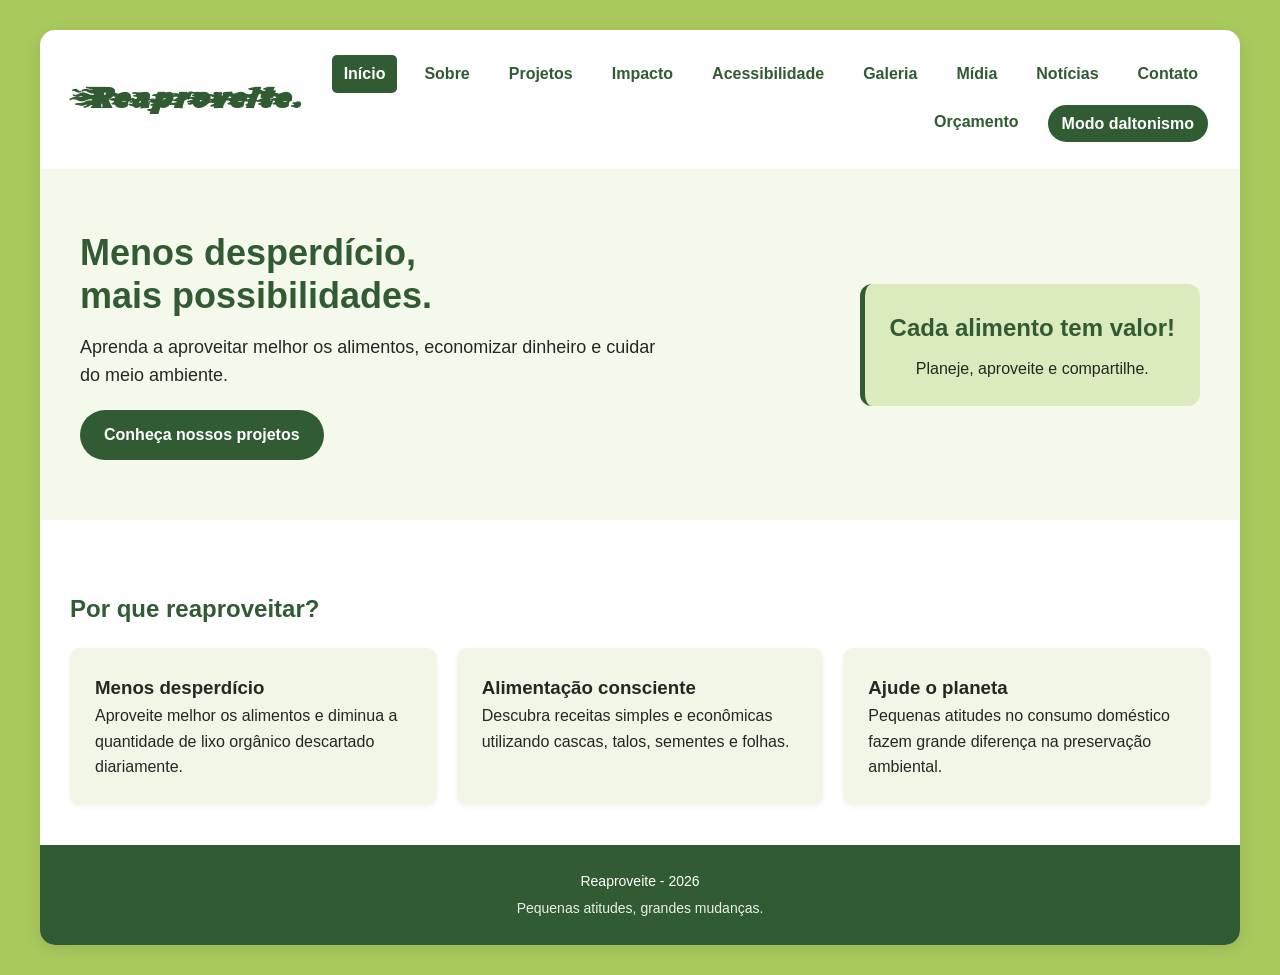
<file: index.html>
<!DOCTYPE html>
<html lang="pt-BR">
<head>
    <meta charset="UTF-8">
    <meta name="viewport" content="width=device-width, initial-scale=1.0">
    <meta name="description" content="Portal Reaproveite - Promoção do aproveitamento integral de alimentos, sustentabilidade e combate ao desperdício.">
    <title>Início | Reaproveite</title>
    <link rel="stylesheet" href="css/style.css">
</head>
<body>
    <div class="pagina">
        <header class="cabecalho">
            <h2><a href="index.html" class="logo">Reaproveite.</a></h2>
            <button class="menu-toggle" type="button" aria-expanded="false" aria-controls="menu-principal">Menu</button>
            <nav id="menu-principal" class="menu" aria-label="Menu principal">
                <a href="index.html" aria-current="page">Início</a>
                <a href="sobre.html">Sobre</a>
                <a href="projetos.html">Projetos</a>
                <a href="impacto.html">Impacto</a>
                <a href="acessibilidade.html">Acessibilidade</a>
                <a href="galeria.html">Galeria</a>
                <a href="midia.html">Mídia</a>
                <a href="noticias.html">Notícias</a>
                <a href="contato.html">Contato</a>
                <a href="orcamento_hospedagem.html">Orçamento</a>
                <button type="button" class="alternar-daltonismo" aria-pressed="false">Modo daltonismo</button>
            </nav>
        </header>

        <main>
            <section class="destaque">
                <div class="apresentacao">
                    <h1>Menos desperdício,<br>mais possibilidades.</h1>
                    <p>Aprenda a aproveitar melhor os alimentos, economizar dinheiro e cuidar do meio ambiente.</p>
                    <a href="projetos.html" class="botao">Conheça nossos projetos</a>
                </div>
                <div class="mensagem">
                    <h2>Cada alimento tem valor!</h2>
                    <p>Planeje, aproveite e compartilhe.</p>
                </div>
            </section>

            <section class="beneficios">
                <h2>Por que reaproveitar?</h2>
                <div class="cartoes">
                    <article class="cartao">
                        <h3>Menos desperdício</h3>
                        <p>Aproveite melhor os alimentos e diminua a quantidade de lixo orgânico descartado diariamente.</p>
                    </article>
                    <article class="cartao">
                        <h3>Alimentação consciente</h3>
                        <p>Descubra receitas simples e econômicas utilizando cascas, talos, sementes e folhas.</p>
                    </article>
                    <article class="cartao">
                        <h3>Ajude o planeta</h3>
                        <p>Pequenas atitudes no consumo doméstico fazem grande diferença na preservação ambiental.</p>
                    </article>
                </div>
            </section>
        </main>

        <footer class="rodape">
            <p>Reaproveite - 2026</p>
            <p>Pequenas atitudes, grandes mudanças.</p>
        </footer>
    </div>
    <script src="js/menu.js" defer></script>
    <script src="js/daltonismo.js" defer></script>
</body>
</html>
</file>
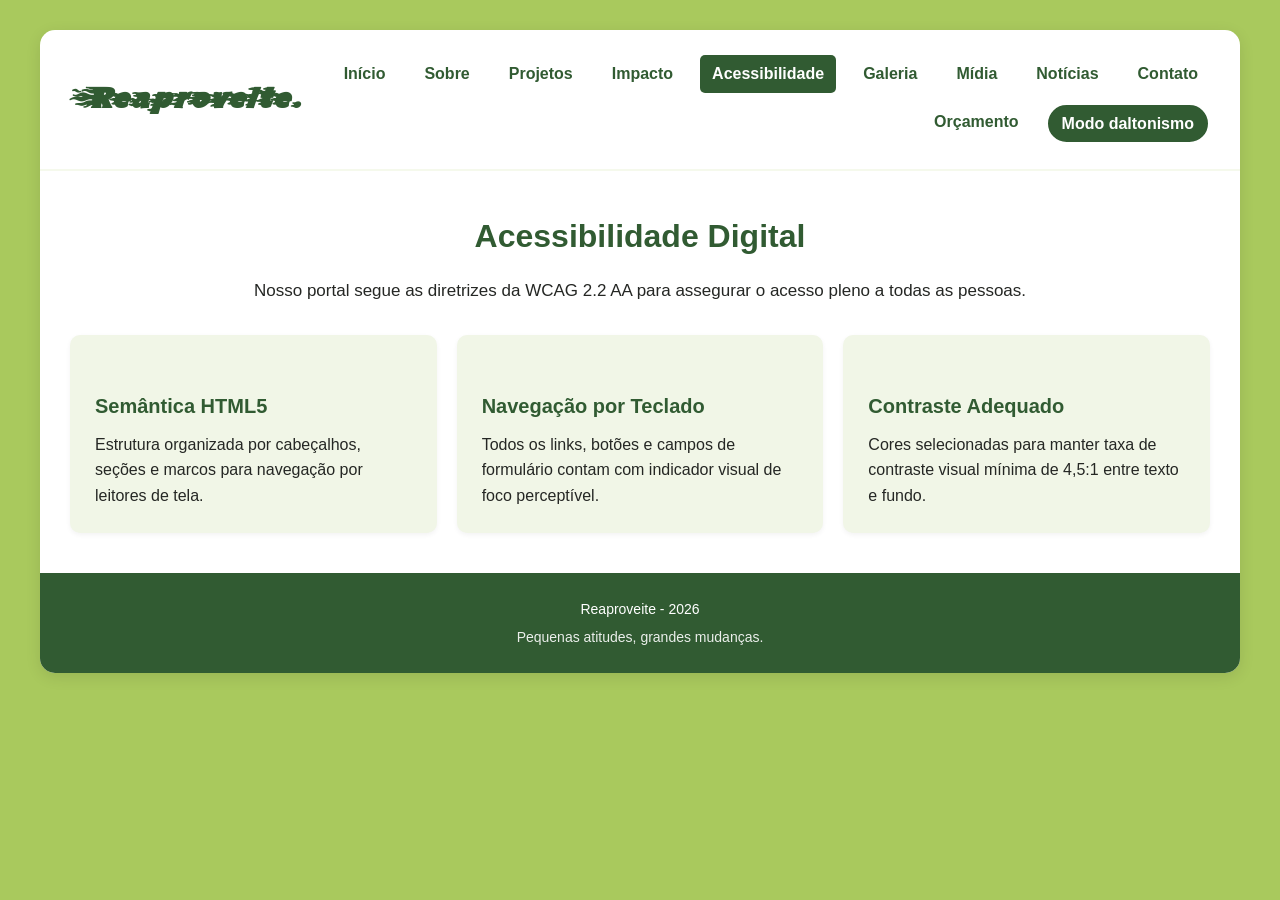
<file: acessibilidade.html>
<!DOCTYPE html>
<html lang="pt-BR">
<head>
    <meta charset="UTF-8">
    <meta name="viewport" content="width=device-width, initial-scale=1.0">
    <meta name="description" content="Recursos de acessibilidade digital implementados no portal Reaproveite.">
    <title>Acessibilidade | Reaproveite</title>
    <link rel="stylesheet" href="css/style.css">
</head>
<body>
    <div class="pagina">
        <header class="cabecalho">
            <h2><a href="index.html" class="logo">Reaproveite.</a></h2>
            <button class="menu-toggle" type="button" aria-expanded="false" aria-controls="menu-principal">Menu</button>
            <nav id="menu-principal" class="menu" aria-label="Menu principal">
                <a href="index.html">Início</a>
                <a href="sobre.html">Sobre</a>
                <a href="projetos.html">Projetos</a>
                <a href="impacto.html">Impacto</a>
                <a href="acessibilidade.html" aria-current="page">Acessibilidade</a>
                <a href="galeria.html">Galeria</a>
                <a href="midia.html">Mídia</a>
                <a href="noticias.html">Notícias</a>
                <a href="contato.html">Contato</a>
                <a href="orcamento_hospedagem.html">Orçamento</a>
                <button type="button" class="alternar-daltonismo" aria-pressed="false">Modo daltonismo</button>
            </nav>
        </header>

        <main>
            <section class="beneficios">
                <h1>Acessibilidade Digital</h1>
                <p>Nosso portal segue as diretrizes da WCAG 2.2 AA para assegurar o acesso pleno a todas as pessoas.</p>

                <div class="cartoes">
                    <article class="cartao">
                        <h2>Semântica HTML5</h2>
                        <p>Estrutura organizada por cabeçalhos, seções e marcos para navegação por leitores de tela.</p>
                    </article>
                    <article class="cartao">
                        <h2>Navegação por Teclado</h2>
                        <p>Todos os links, botões e campos de formulário contam com indicador visual de foco perceptível.</p>
                    </article>
                    <article class="cartao">
                        <h2>Contraste Adequado</h2>
                        <p>Cores selecionadas para manter taxa de contraste visual mínima de 4,5:1 entre texto e fundo.</p>
                    </article>
                </div>
            </section>
        </main>

        <footer class="rodape">
            <p>Reaproveite - 2026</p>
            <p>Pequenas atitudes, grandes mudanças.</p>
        </footer>
    </div>
    <script src="js/menu.js" defer></script>
    <script src="js/daltonismo.js" defer></script>
</body>
</html>
</file>
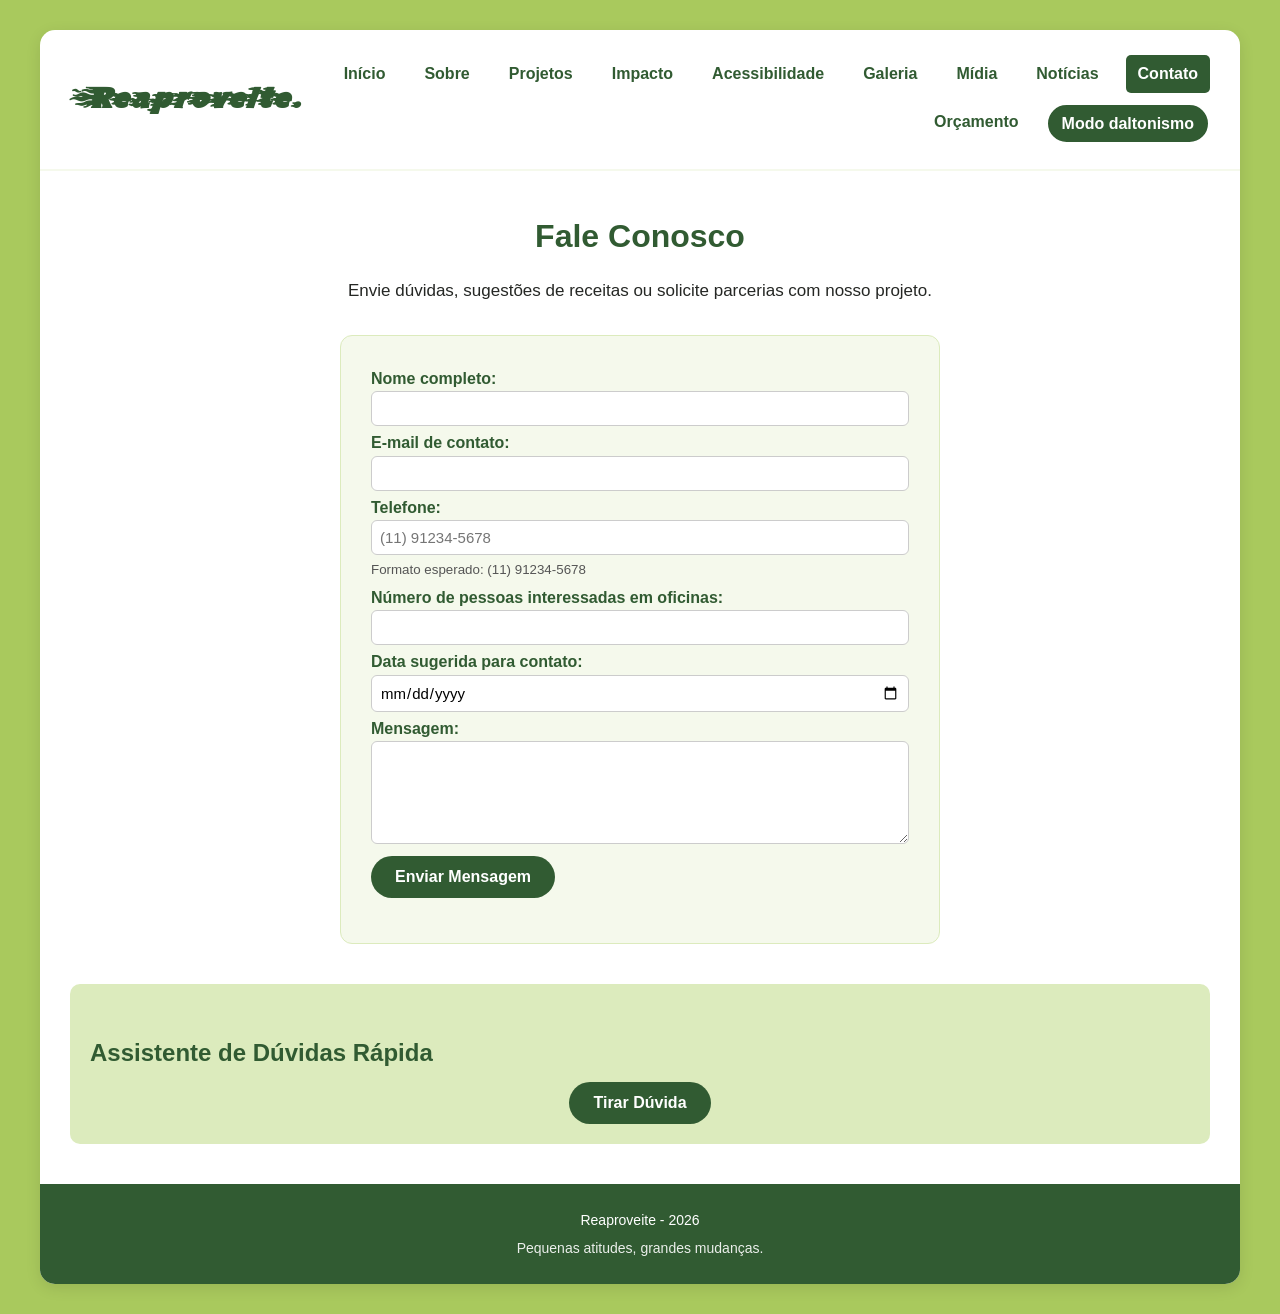
<file: contato.html>
<!DOCTYPE html>
<html lang="pt-BR">
<head>
    <meta charset="UTF-8">
    <meta name="viewport" content="width=device-width, initial-scale=1.0">
    <meta name="description" content="Fale com a equipe do Reaproveite e tire dúvidas com o nosso assistente virtual.">
    <title>Contato | Reaproveite</title>
    <link rel="stylesheet" href="css/style.css">
</head>
<body>
    <div class="pagina">
        <header class="cabecalho">
            <h2><a href="index.html" class="logo">Reaproveite.</a></h2>
            <button class="menu-toggle" type="button" aria-expanded="false" aria-controls="menu-principal">Menu</button>
            <nav id="menu-principal" class="menu" aria-label="Menu principal">
                <a href="index.html">Início</a>
                <a href="sobre.html">Sobre</a>
                <a href="projetos.html">Projetos</a>
                <a href="impacto.html">Impacto</a>
                <a href="acessibilidade.html">Acessibilidade</a>
                <a href="galeria.html">Galeria</a>
                <a href="midia.html">Mídia</a>
                <a href="noticias.html">Notícias</a>
                <a href="contato.html" aria-current="page">Contato</a>
                <a href="orcamento_hospedagem.html">Orçamento</a>
                <button type="button" class="alternar-daltonismo" aria-pressed="false">Modo daltonismo</button>
            </nav>
        </header>

        <main>
            <section class="beneficios">
                <h1>Fale Conosco</h1>
                <p>Envie dúvidas, sugestões de receitas ou solicite parcerias com nosso projeto.</p>

                <form id="form-contato" action="#" method="post" novalidate style="max-width: 600px; margin: auto; text-align: left;">
                    <p>
                        <label for="nome">Nome completo:</label><br>
                        <input type="text" id="nome" name="nome" required autocomplete="name" aria-describedby="erro-nome" style="width: 100%; padding: 8px;">
                        <small id="erro-nome" class="erro" aria-live="polite"></small>
                    </p>
                    <p>
                        <label for="email">E-mail de contato:</label><br>
                        <input type="email" id="email" name="email" required autocomplete="email" aria-describedby="erro-email" style="width: 100%; padding: 8px;">
                        <small id="erro-email" class="erro" aria-live="polite"></small>
                    </p>
                    <p>
                        <label for="tel">Telefone:</label><br>
                        <input type="tel" id="tel" name="tel" required pattern="\(\d{2}\) \d{4,5}-\d{4}" autocomplete="tel" aria-describedby="dica-tel erro-tel" placeholder="(11) 91234-5678" style="width: 100%; padding: 8px;">
                        <small id="dica-tel">Formato esperado: (11) 91234-5678</small>
                        <small id="erro-tel" class="erro" aria-live="polite"></small>
                    </p>
                    <p>
                        <label for="pessoas">Número de pessoas interessadas em oficinas:</label><br>
                        <input type="number" id="pessoas" name="pessoas" required min="1" max="50" step="1" aria-describedby="erro-pessoas" style="width: 100%; padding: 8px;">
                        <small id="erro-pessoas" class="erro" aria-live="polite"></small>
                    </p>
                    <p>
                        <label for="data">Data sugerida para contato:</label><br>
                        <input type="date" id="data" name="data" required aria-describedby="erro-data" style="width: 100%; padding: 8px;">
                        <small id="erro-data" class="erro" aria-live="polite"></small>
                    </p>
                    <p>
                        <label for="mensagem">Mensagem:</label><br>
                        <textarea id="mensagem" name="mensagem" rows="5" required minlength="10" aria-describedby="erro-mensagem" style="width: 100%; padding: 8px;"></textarea>
                        <small id="erro-mensagem" class="erro" aria-live="polite"></small>
                    </p>
                    <p>
                        <button type="submit" class="botao">Enviar Mensagem</button>
                    </p>
                    <p id="status-form" class="status" role="status"></p>
                </form>

                <!-- Assistente FAQ do Site -->
                <div style="margin-top: 40px; padding: 20px; background-color: #dcebbd; border-radius: 10px;">
                    <h2>Assistente de Dúvidas Rápida</h2>
                    <button type="button" id="abrir" aria-expanded="false" aria-controls="bot" class="botao">Tirar Dúvida</button>

                    <section id="bot" hidden aria-label="Assistente virtual" style="margin-top: 15px;">
                        <div id="chat" aria-live="polite" style="padding: 10px; background: white; border-radius: 5px; margin-bottom: 10px;">
                            Digite palavras como "receita", "doar" ou "oficina".
                        </div>
                        <label for="perg">Digite sua pergunta:</label>
                        <input id="perg" type="text" style="padding: 8px;">
                        <button type="button" id="enviar" class="botao">Buscar</button>
                    </section>
                </div>
            </section>
        </main>

        <footer class="rodape">
            <p>Reaproveite - 2026</p>
            <p>Pequenas atitudes, grandes mudanças.</p>
        </footer>
    </div>

    <script src="js/contato.js" defer></script>
    <script src="js/menu.js" defer></script>
    <script src="js/daltonismo.js" defer></script>
</body>
</html>
</file>
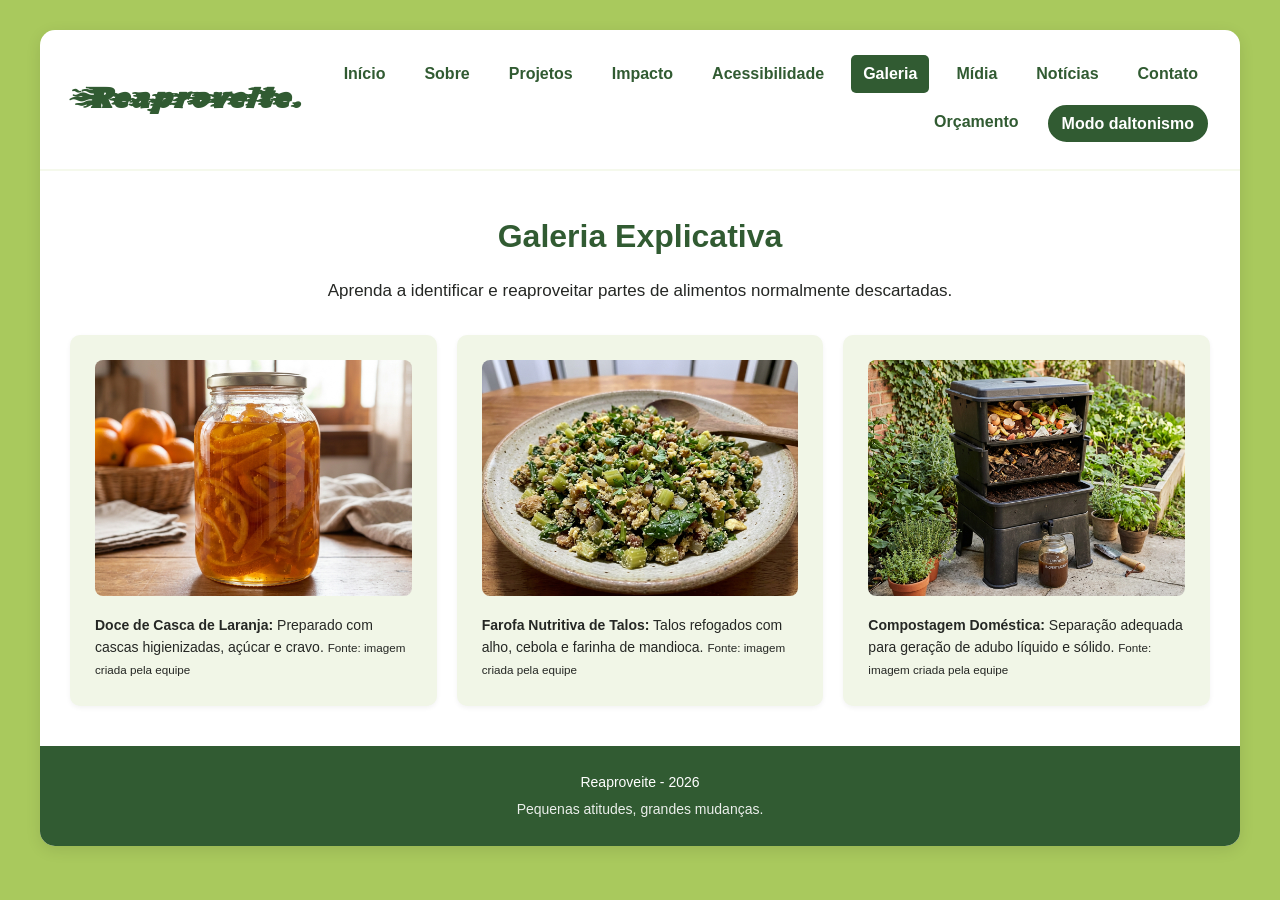
<file: galeria.html>
<!DOCTYPE html>
<html lang="pt-BR">
<head>
    <meta charset="UTF-8">
    <meta name="viewport" content="width=device-width, initial-scale=1.0">
    <meta name="description" content="Galeria de imagens explicativas de receitas sustentáveis e conservação de alimentos.">
    <title>Galeria | Reaproveite</title>
    <link rel="stylesheet" href="css/style.css">
</head>
<body>
    <div class="pagina">
        <header class="cabecalho">
            <h2><a href="index.html" class="logo">Reaproveite.</a></h2>
            <button class="menu-toggle" type="button" aria-expanded="false" aria-controls="menu-principal">Menu</button>
            <nav id="menu-principal" class="menu" aria-label="Menu principal">
                <a href="index.html">Início</a>
                <a href="sobre.html">Sobre</a>
                <a href="projetos.html">Projetos</a>
                <a href="impacto.html">Impacto</a>
                <a href="acessibilidade.html">Acessibilidade</a>
                <a href="galeria.html" aria-current="page">Galeria</a>
                <a href="midia.html">Mídia</a>
                <a href="noticias.html">Notícias</a>
                <a href="contato.html">Contato</a>
                <a href="orcamento_hospedagem.html">Orçamento</a>
                <button type="button" class="alternar-daltonismo" aria-pressed="false">Modo daltonismo</button>
            </nav>
        </header>

        <main>
            <section class="beneficios">
                <h1>Galeria Explicativa</h1>
                <p>Aprenda a identificar e reaproveitar partes de alimentos normalmente descartadas.</p>

                <div class="cartoes">
                    <article class="cartao">
                        <figure>
                            <img src="img/doce-casca-laranja.jpg" alt="Pote de vidro contendo Doce em calda feito com cascas de laranja fatiadas." style="width:100%; border-radius:8px;">
                            <figcaption><strong>Doce de Casca de Laranja:</strong> Preparado com cascas higienizadas, açúcar e cravo. <small>Fonte: imagem criada pela equipe</small></figcaption>
                        </figure>
                    </article>
                    <article class="cartao">
                        <figure>
                            <img src="img/farofa-talos.jpg" alt="Prato com farofa temperada de talos de couve e espinafre picados." style="width:100%; border-radius:8px;">
                            <figcaption><strong>Farofa Nutritiva de Talos:</strong> Talos refogados com alho, cebola e farinha de mandioca. <small>Fonte: imagem criada pela equipe</small></figcaption>
                        </figure>
                    </article>
                    <article class="cartao">
                        <figure>
                            <img src="img/compostagem.jpg" alt="Composteira doméstica de três andares com biofertilizante." style="width:100%; border-radius:8px;">
                            <figcaption><strong>Compostagem Doméstica:</strong> Separação adequada para geração de adubo líquido e sólido. <small>Fonte: imagem criada pela equipe</small></figcaption>
                        </figure>
                    </article>
                </div>
            </section>
        </main>

        <footer class="rodape">
            <p>Reaproveite - 2026</p>
            <p>Pequenas atitudes, grandes mudanças.</p>
        </footer>
    </div>
    <script src="js/menu.js" defer></script>
    <script src="js/daltonismo.js" defer></script>
</body>
</html>
</file>
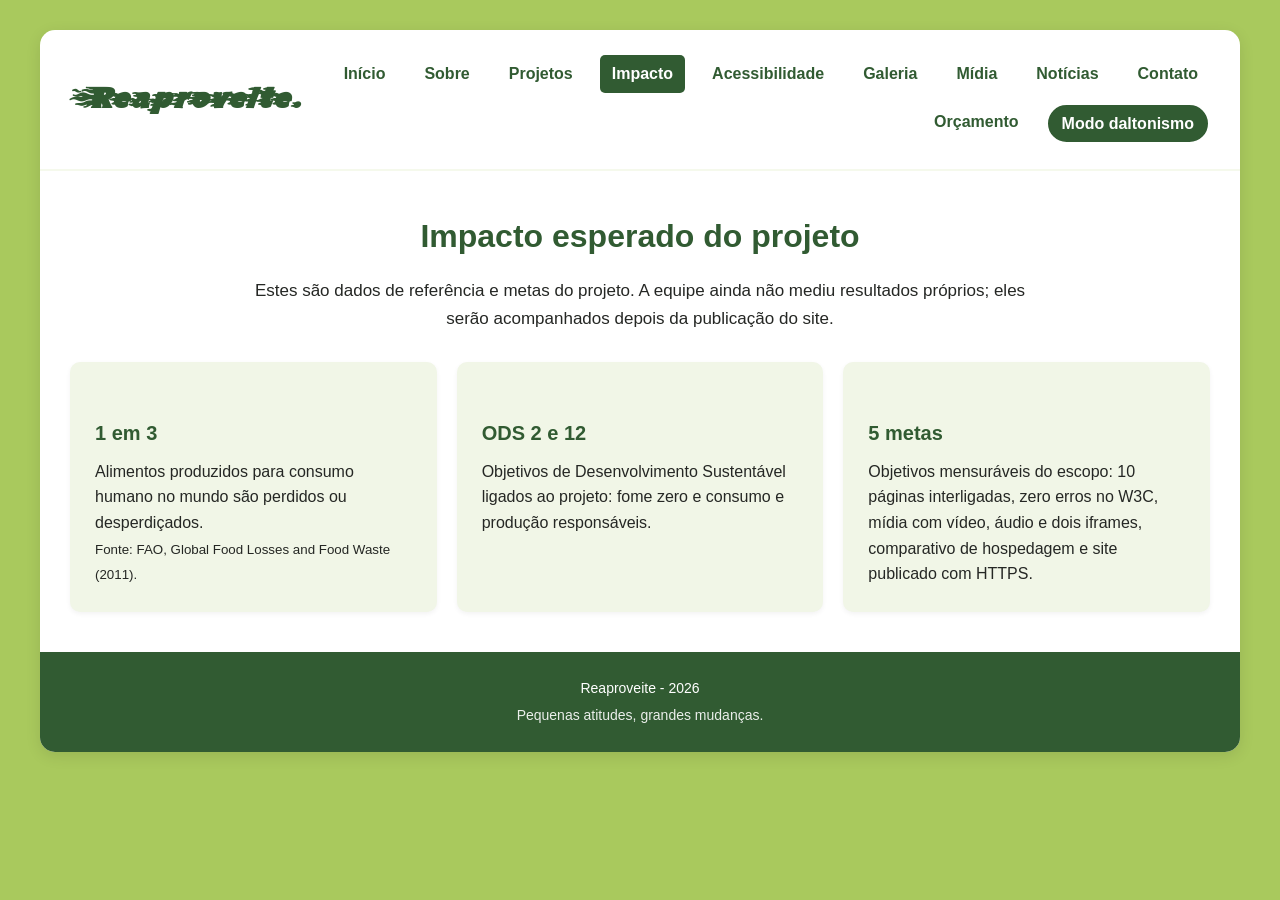
<file: impacto.html>
<!DOCTYPE html>
<html lang="pt-BR">
<head>
    <meta charset="UTF-8">
    <meta name="viewport" content="width=device-width, initial-scale=1.0">
    <meta name="description" content="Dados de impacto socioambiental do projeto Reaproveite.">
    <title>Impacto | Reaproveite</title>
    <link rel="stylesheet" href="css/style.css">
</head>
<body>
    <div class="pagina">
        <header class="cabecalho">
            <h2><a href="index.html" class="logo">Reaproveite.</a></h2>
            <button class="menu-toggle" type="button" aria-expanded="false" aria-controls="menu-principal">Menu</button>
            <nav id="menu-principal" class="menu" aria-label="Menu principal">
                <a href="index.html">Início</a>
                <a href="sobre.html">Sobre</a>
                <a href="projetos.html">Projetos</a>
                <a href="impacto.html" aria-current="page">Impacto</a>
                <a href="acessibilidade.html">Acessibilidade</a>
                <a href="galeria.html">Galeria</a>
                <a href="midia.html">Mídia</a>
                <a href="noticias.html">Notícias</a>
                <a href="contato.html">Contato</a>
                <a href="orcamento_hospedagem.html">Orçamento</a>
                <button type="button" class="alternar-daltonismo" aria-pressed="false">Modo daltonismo</button>
            </nav>
        </header>

        <main>
            <section class="beneficios">
                <h1>Impacto esperado do projeto</h1>
                <p>Estes são dados de referência e metas do projeto. A equipe ainda não mediu resultados próprios; eles serão acompanhados depois da publicação do site.</p>

                <div class="cartoes">
                    <article class="cartao">
                        <h2>1 em 3</h2>
                        <p>Alimentos produzidos para consumo humano no mundo são perdidos ou desperdiçados.</p>
                        <p><small>Fonte: FAO, Global Food Losses and Food Waste (2011).</small></p>
                    </article>
                    <article class="cartao">
                        <h2>ODS 2 e 12</h2>
                        <p>Objetivos de Desenvolvimento Sustentável ligados ao projeto: fome zero e consumo e produção responsáveis.</p>
                    </article>
                    <article class="cartao">
                        <h2>5 metas</h2>
                        <p>Objetivos mensuráveis do escopo: 10 páginas interligadas, zero erros no W3C, mídia com vídeo, áudio e dois iframes, comparativo de hospedagem e site publicado com HTTPS.</p>
                    </article>
                </div>
            </section>
        </main>

        <footer class="rodape">
            <p>Reaproveite - 2026</p>
            <p>Pequenas atitudes, grandes mudanças.</p>
        </footer>
    </div>
    <script src="js/menu.js" defer></script>
    <script src="js/daltonismo.js" defer></script>
</body>
</html>
</file>
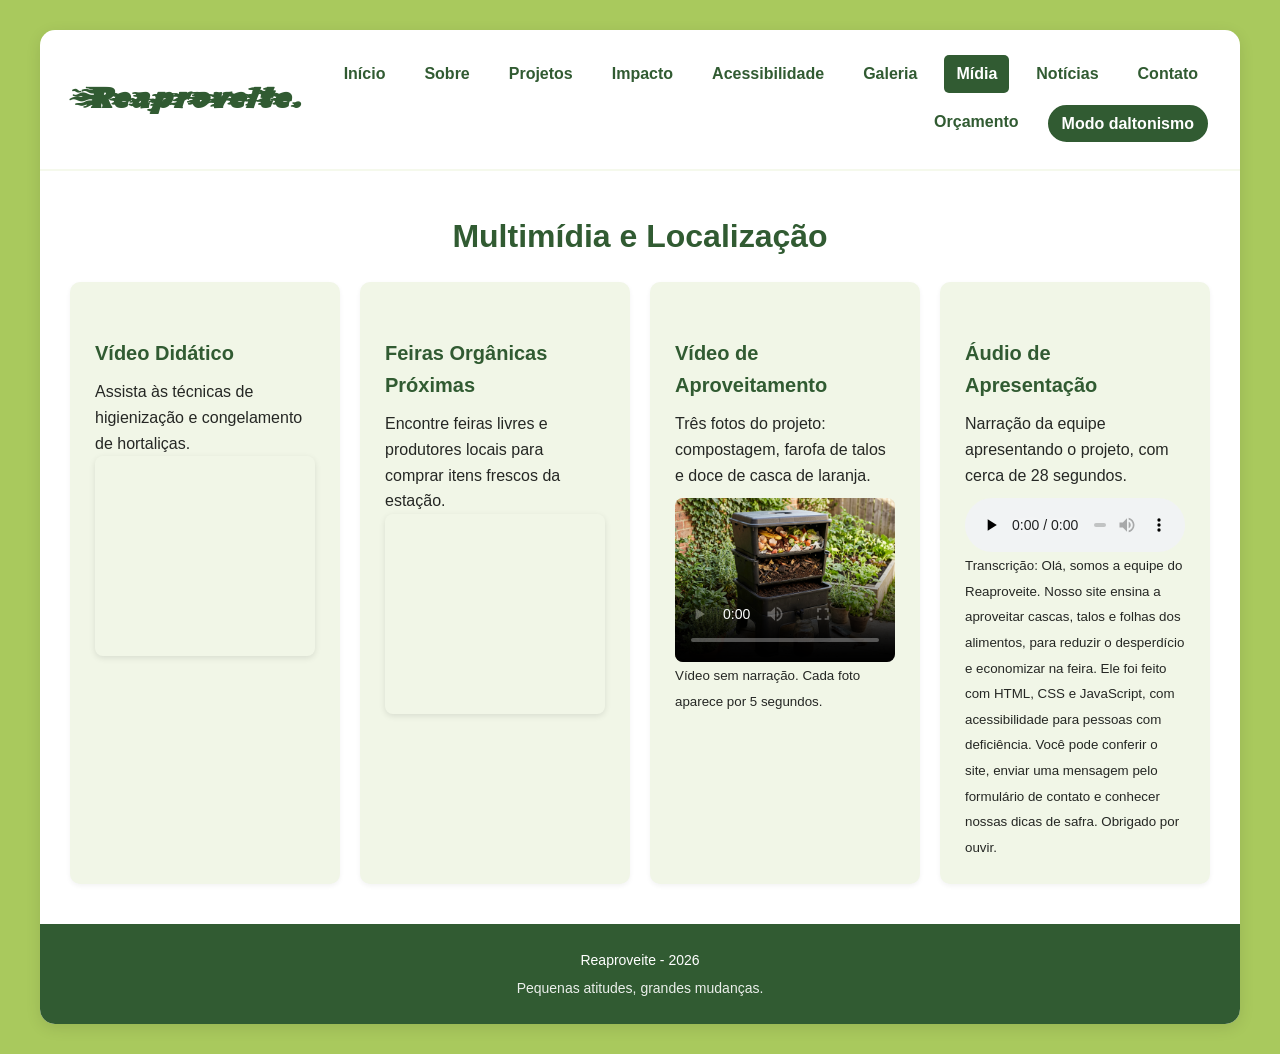
<file: midia.html>
<!DOCTYPE html>
<html lang="pt-BR">
<head>
    <meta charset="UTF-8">
    <meta name="viewport" content="width=device-width, initial-scale=1.0">
    <meta name="description" content="Conteúdos multimídia sobre receitas, dicas de economia e localização de feiras orgânicas.">
    <title>Mídia | Reaproveite</title>
    <link rel="stylesheet" href="css/style.css">
</head>
<body>
    <div class="pagina">
        <header class="cabecalho">
            <h2><a href="index.html" class="logo">Reaproveite.</a></h2>
            <button class="menu-toggle" type="button" aria-expanded="false" aria-controls="menu-principal">Menu</button>
            <nav id="menu-principal" class="menu" aria-label="Menu principal">
                <a href="index.html">Início</a>
                <a href="sobre.html">Sobre</a>
                <a href="projetos.html">Projetos</a>
                <a href="impacto.html">Impacto</a>
                <a href="acessibilidade.html">Acessibilidade</a>
                <a href="galeria.html">Galeria</a>
                <a href="midia.html" aria-current="page">Mídia</a>
                <a href="noticias.html">Notícias</a>
                <a href="contato.html">Contato</a>
                <a href="orcamento_hospedagem.html">Orçamento</a>
                <button type="button" class="alternar-daltonismo" aria-pressed="false">Modo daltonismo</button>
            </nav>
        </header>

        <main>
            <section class="beneficios">
                <h1>Multimídia e Localização</h1>

                <div class="cartoes">
                    <article class="cartao">
                        <h2>Vídeo Didático</h2>
                        <p>Assista às técnicas de higienização e congelamento de hortaliças.</p>
                        <iframe height="200" src="https://www.youtube.com/embed/lVQJaA6VBEQ" title="Vídeo explicativo sobre higienização de hortaliças" style="border:0; border-radius:8px;"></iframe>
                    </article>
                    <article class="cartao">
                        <h2>Feiras Orgânicas Próximas</h2>
                        <p>Encontre feiras livres e produtores locais para comprar itens frescos da estação.</p>
                        <iframe src="https://www.google.com/maps/embed?pb=!1m18!1m12!1m3!1d3657.197587842721!2d-46.5601111!3d-23.5361889!2m3!1f0!2f0!3f0!3m2!1i1024!2i768!4f13.1!3m3!1m2!1s0x94ce5eec3a277725%3A0x6a2c262a64704b2b!2sUNICID!5e0!3m2!1spt-BR!2sbr!4v1700000000000!5m2!1spt-BR!2sbr" height="200" style="border:0; border-radius:8px;" allowfullscreen="" loading="lazy" title="Mapa de feiras orgânicas próximas à UNICID"></iframe>
                    </article>
                    <article class="cartao">
                        <h2>Vídeo de Aproveitamento</h2>
                        <p>Três fotos do projeto: compostagem, farofa de talos e doce de casca de laranja.</p>
                        <video controls preload="metadata" poster="img/compostagem.jpg" aria-describedby="desc-video">
                            <source src="assets/video-aproveitamento.mp4" type="video/mp4">
                            Seu navegador não reproduz vídeo. <a href="assets/video-aproveitamento.mp4">Baixe o vídeo</a>.
                        </video>
                        <p id="desc-video"><small>Vídeo sem narração. Cada foto aparece por 5 segundos.</small></p>
                    </article>
                    <article class="cartao">
                        <h2>Áudio de Apresentação</h2>
                        <p>Narração da equipe apresentando o projeto, com cerca de 28 segundos.</p>
                        <audio controls preload="none" aria-describedby="desc-audio">
                            <source src="assets/narracao-equipe.mp3" type="audio/mpeg">
                            Seu navegador não reproduz áudio. <a href="assets/narracao-equipe.mp3">Baixe o áudio</a>.
                        </audio>
                        <p id="desc-audio"><small>Transcrição: Olá, somos a equipe do Reaproveite. Nosso site ensina a aproveitar cascas, talos e folhas dos alimentos, para reduzir o desperdício e economizar na feira. Ele foi feito com HTML, CSS e JavaScript, com acessibilidade para pessoas com deficiência. Você pode conferir o site, enviar uma mensagem pelo formulário de contato e conhecer nossas dicas de safra. Obrigado por ouvir.</small></p>
                    </article>
                </div>
            </section>
        </main>

        <footer class="rodape">
            <p>Reaproveite - 2026</p>
            <p>Pequenas atitudes, grandes mudanças.</p>
        </footer>
    </div>
    <script src="js/menu.js" defer></script>
    <script src="js/daltonismo.js" defer></script>
</body>
</html>
</file>
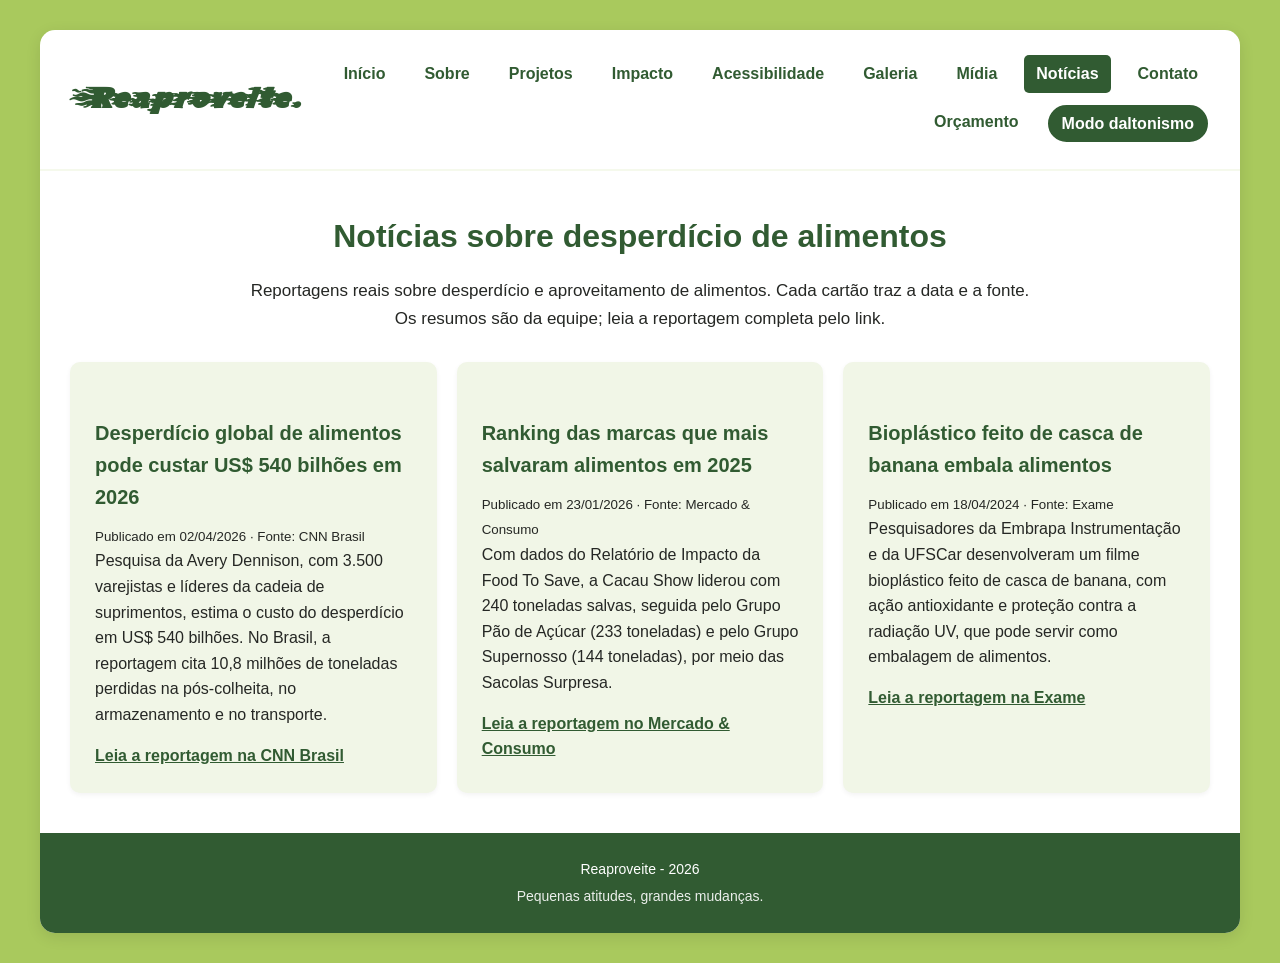
<file: noticias.html>
<!DOCTYPE html>
<html lang="pt-BR">
<head>
    <meta charset="UTF-8">
    <meta name="viewport" content="width=device-width, initial-scale=1.0">
    <meta name="description" content="Reportagens reais sobre desperdício e aproveitamento de alimentos, com data e fonte.">
    <title>Notícias | Reaproveite</title>
    <link rel="stylesheet" href="css/style.css">
</head>
<body>
    <div class="pagina">
        <header class="cabecalho">
            <h2><a href="index.html" class="logo">Reaproveite.</a></h2>
            <button class="menu-toggle" type="button" aria-expanded="false" aria-controls="menu-principal">Menu</button>
            <nav id="menu-principal" class="menu" aria-label="Menu principal">
                <a href="index.html">Início</a>
                <a href="sobre.html">Sobre</a>
                <a href="projetos.html">Projetos</a>
                <a href="impacto.html">Impacto</a>
                <a href="acessibilidade.html">Acessibilidade</a>
                <a href="galeria.html">Galeria</a>
                <a href="midia.html">Mídia</a>
                <a href="noticias.html" aria-current="page">Notícias</a>
                <a href="contato.html">Contato</a>
                <a href="orcamento_hospedagem.html">Orçamento</a>
                <button type="button" class="alternar-daltonismo" aria-pressed="false">Modo daltonismo</button>
            </nav>
        </header>

        <main>
            <section class="beneficios">
                <h1>Notícias sobre desperdício de alimentos</h1>
                <p>Reportagens reais sobre desperdício e aproveitamento de alimentos. Cada cartão traz a data e a fonte. Os resumos são da equipe; leia a reportagem completa pelo link.</p>

                <div class="cartoes">
                    <article class="cartao">
                        <header>
                            <h2>Desperdício global de alimentos pode custar US$ 540 bilhões em 2026</h2>
                            <p><small>Publicado em <time datetime="2026-04-02">02/04/2026</time> · Fonte: CNN Brasil</small></p>
                        </header>
                        <p>Pesquisa da Avery Dennison, com 3.500 varejistas e líderes da cadeia de suprimentos, estima o custo do desperdício em US$ 540 bilhões. No Brasil, a reportagem cita 10,8 milhões de toneladas perdidas na pós-colheita, no armazenamento e no transporte.</p>
                        <p><a href="https://www.cnnbrasil.com.br/agro/desperdicio-global-de-alimentos-pode-atingir-us-540-bilhoes-em-2026/" rel="noopener">Leia a reportagem na CNN Brasil</a></p>
                    </article>

                    <article class="cartao">
                        <header>
                            <h2>Ranking das marcas que mais salvaram alimentos em 2025</h2>
                            <p><small>Publicado em <time datetime="2026-01-23">23/01/2026</time> · Fonte: Mercado &amp; Consumo</small></p>
                        </header>
                        <p>Com dados do Relatório de Impacto da Food To Save, a Cacau Show liderou com 240 toneladas salvas, seguida pelo Grupo Pão de Açúcar (233 toneladas) e pelo Grupo Supernosso (144 toneladas), por meio das Sacolas Surpresa.</p>
                        <p><a href="https://mercadoeconsumo.com.br/23/01/2026/sustentabilidade/cacau-show-gpa-e-supernosso-lideram-ranking-contra-o-desperdicio-de-alimentos/" rel="noopener">Leia a reportagem no Mercado &amp; Consumo</a></p>
                    </article>

                    <article class="cartao">
                        <header>
                            <h2>Bioplástico feito de casca de banana embala alimentos</h2>
                            <p><small>Publicado em <time datetime="2024-04-18">18/04/2024</time> · Fonte: Exame</small></p>
                        </header>
                        <p>Pesquisadores da Embrapa Instrumentação e da UFSCar desenvolveram um filme bioplástico feito de casca de banana, com ação antioxidante e proteção contra a radiação UV, que pode servir como embalagem de alimentos.</p>
                        <p><a href="https://exame.com/esg/nada-de-lixo-casca-de-banana-vira-bioplastico-e-embala-alimentos/" rel="noopener">Leia a reportagem na Exame</a></p>
                    </article>
                </div>
            </section>
        </main>

        <footer class="rodape">
            <p>Reaproveite - 2026</p>
            <p>Pequenas atitudes, grandes mudanças.</p>
        </footer>
    </div>
    <script src="js/menu.js" defer></script>
    <script src="js/daltonismo.js" defer></script>
</body>
</html>
</file>
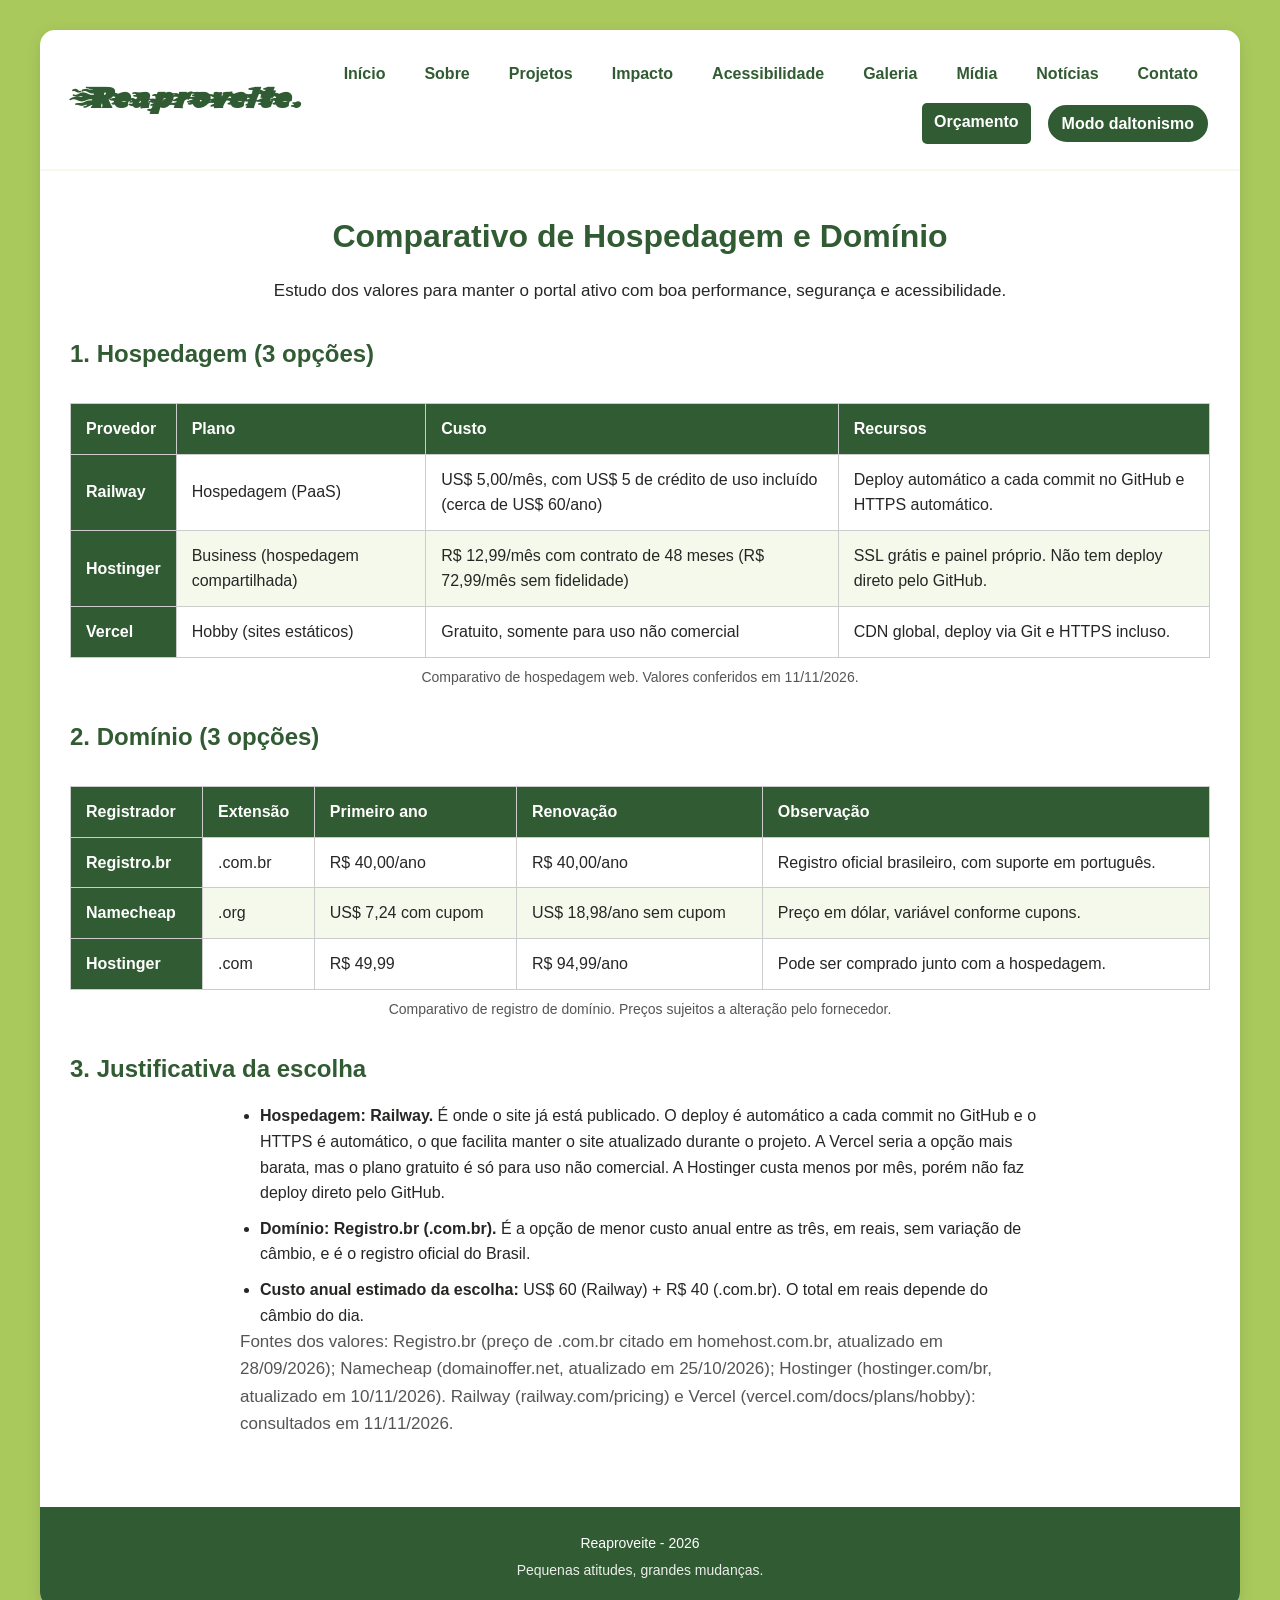
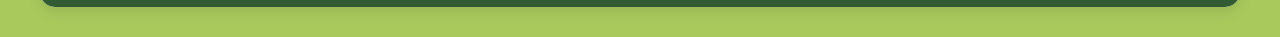
<file: orcamento_hospedagem.html>
<!DOCTYPE html>
<html lang="pt-BR">
<head>
    <meta charset="UTF-8">
    <meta name="viewport" content="width=device-width, initial-scale=1.0">
    <meta name="description" content="Estudo comparativo de custos para hospedagem web e registro de domínio do portal Reaproveite.">
    <title>Orçamento de Hospedagem | Reaproveite</title>
    <link rel="stylesheet" href="css/style.css">
</head>
<body>
    <div class="pagina">
        <header class="cabecalho">
            <h2><a href="index.html" class="logo">Reaproveite.</a></h2>
            <button class="menu-toggle" type="button" aria-expanded="false" aria-controls="menu-principal">Menu</button>
            <nav id="menu-principal" class="menu" aria-label="Menu principal">
                <a href="index.html">Início</a>
                <a href="sobre.html">Sobre</a>
                <a href="projetos.html">Projetos</a>
                <a href="impacto.html">Impacto</a>
                <a href="acessibilidade.html">Acessibilidade</a>
                <a href="galeria.html">Galeria</a>
                <a href="midia.html">Mídia</a>
                <a href="noticias.html">Notícias</a>
                <a href="contato.html">Contato</a>
                <a href="orcamento_hospedagem.html" aria-current="page">Orçamento</a>
                <button type="button" class="alternar-daltonismo" aria-pressed="false">Modo daltonismo</button>
            </nav>
        </header>

        <main>
            <section class="beneficios">
                <h1>Comparativo de Hospedagem e Domínio</h1>
                <p>Estudo dos valores para manter o portal ativo com boa performance, segurança e acessibilidade.</p>

                <h2>1. Hospedagem (3 opções)</h2>
                <div class="tabela-rolagem">
                    <table>
                        <caption>Comparativo de hospedagem web. Valores conferidos em 11/11/2026.</caption>
                        <thead>
                            <tr>
                                <th scope="col">Provedor</th>
                                <th scope="col">Plano</th>
                                <th scope="col">Custo</th>
                                <th scope="col">Recursos</th>
                            </tr>
                        </thead>
                        <tbody>
                            <tr>
                                <th scope="row">Railway</th>
                                <td>Hospedagem (PaaS)</td>
                                <td>US$ 5,00/mês, com US$ 5 de crédito de uso incluído (cerca de US$ 60/ano)</td>
                                <td>Deploy automático a cada commit no GitHub e HTTPS automático.</td>
                            </tr>
                            <tr>
                                <th scope="row">Hostinger</th>
                                <td>Business (hospedagem compartilhada)</td>
                                <td>R$ 12,99/mês com contrato de 48 meses (R$ 72,99/mês sem fidelidade)</td>
                                <td>SSL grátis e painel próprio. Não tem deploy direto pelo GitHub.</td>
                            </tr>
                            <tr>
                                <th scope="row">Vercel</th>
                                <td>Hobby (sites estáticos)</td>
                                <td>Gratuito, somente para uso não comercial</td>
                                <td>CDN global, deploy via Git e HTTPS incluso.</td>
                            </tr>
                        </tbody>
                    </table>
                </div>

                <h2>2. Domínio (3 opções)</h2>
                <div class="tabela-rolagem">
                    <table>
                        <caption>Comparativo de registro de domínio. Preços sujeitos a alteração pelo fornecedor.</caption>
                        <thead>
                            <tr>
                                <th scope="col">Registrador</th>
                                <th scope="col">Extensão</th>
                                <th scope="col">Primeiro ano</th>
                                <th scope="col">Renovação</th>
                                <th scope="col">Observação</th>
                            </tr>
                        </thead>
                        <tbody>
                            <tr>
                                <th scope="row">Registro.br</th>
                                <td>.com.br</td>
                                <td>R$ 40,00/ano</td>
                                <td>R$ 40,00/ano</td>
                                <td>Registro oficial brasileiro, com suporte em português.</td>
                            </tr>
                            <tr>
                                <th scope="row">Namecheap</th>
                                <td>.org</td>
                                <td>US$ 7,24 com cupom</td>
                                <td>US$ 18,98/ano sem cupom</td>
                                <td>Preço em dólar, variável conforme cupons.</td>
                            </tr>
                            <tr>
                                <th scope="row">Hostinger</th>
                                <td>.com</td>
                                <td>R$ 49,99</td>
                                <td>R$ 94,99/ano</td>
                                <td>Pode ser comprado junto com a hospedagem.</td>
                            </tr>
                        </tbody>
                    </table>
                </div>

                <h2>3. Justificativa da escolha</h2>
                <ul class="justificativa">
                    <li><strong>Hospedagem: Railway.</strong> É onde o site já está publicado. O deploy é automático a cada commit no GitHub e o HTTPS é automático, o que facilita manter o site atualizado durante o projeto. A Vercel seria a opção mais barata, mas o plano gratuito é só para uso não comercial. A Hostinger custa menos por mês, porém não faz deploy direto pelo GitHub.</li>
                    <li><strong>Domínio: Registro.br (.com.br).</strong> É a opção de menor custo anual entre as três, em reais, sem variação de câmbio, e é o registro oficial do Brasil.</li>
                    <li><strong>Custo anual estimado da escolha:</strong> US$ 60 (Railway) + R$ 40 (.com.br). O total em reais depende do câmbio do dia.</li>
                </ul>
                <p class="nota-fonte">Fontes dos valores: Registro.br (preço de .com.br citado em homehost.com.br, atualizado em 28/09/2026); Namecheap (domainoffer.net, atualizado em 25/10/2026); Hostinger (hostinger.com/br, atualizado em 10/11/2026). Railway (railway.com/pricing) e Vercel (vercel.com/docs/plans/hobby): consultados em 11/11/2026.</p>
            </section>
        </main>

        <footer class="rodape">
            <p>Reaproveite - 2026</p>
            <p>Pequenas atitudes, grandes mudanças.</p>
        </footer>
    </div>
    <script src="js/menu.js" defer></script>
    <script src="js/daltonismo.js" defer></script>
</body>
</html>
</file>
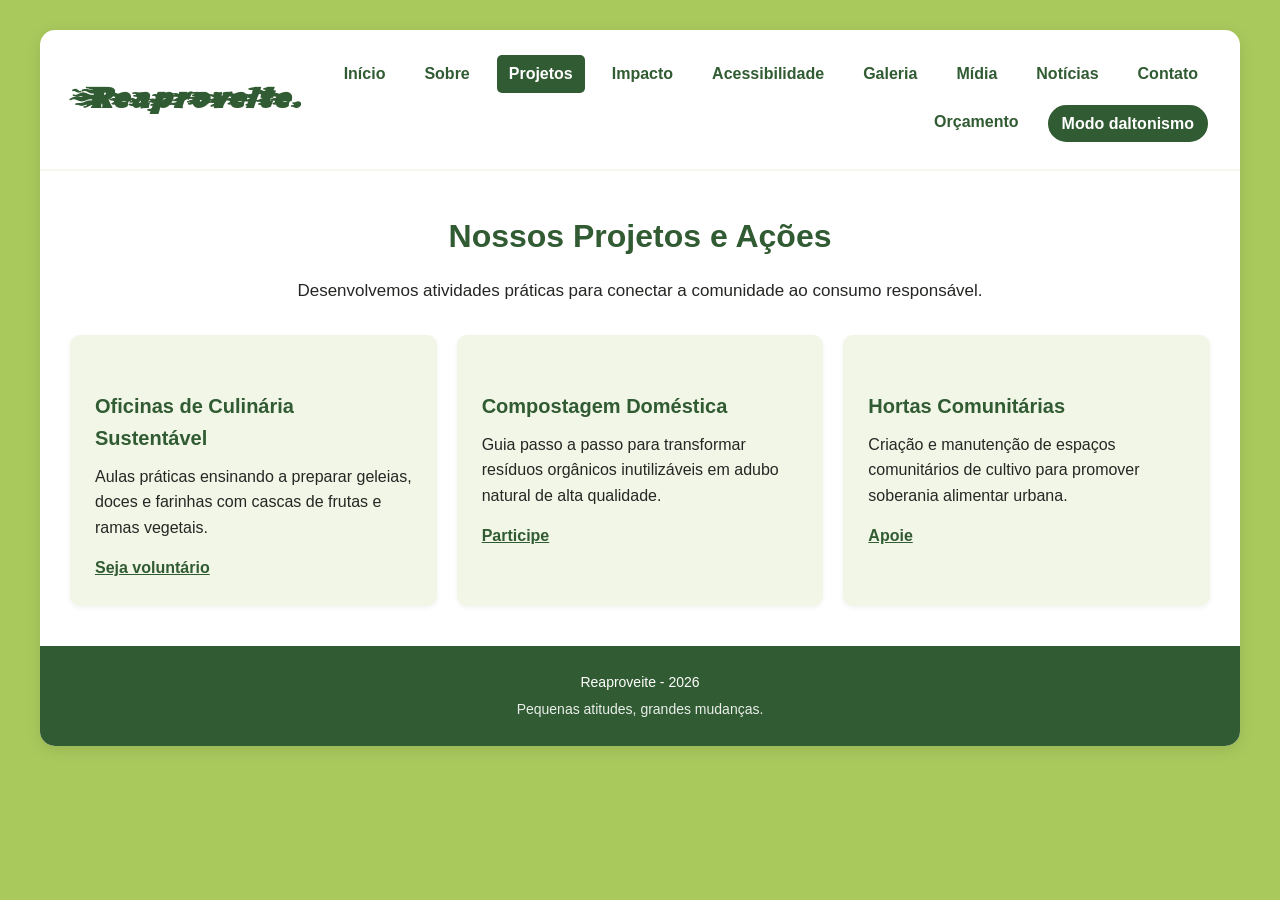
<file: projetos.html>
<!DOCTYPE html>
<html lang="pt-BR">
<head>
    <meta charset="UTF-8">
    <meta name="viewport" content="width=device-width, initial-scale=1.0">
    <meta name="description" content="Iniciativas do Reaproveite: oficinas culinárias, compostagem e hortas comunitárias.">
    <title>Projetos | Reaproveite</title>
    <link rel="stylesheet" href="css/style.css">
</head>
<body>
    <div class="pagina">
        <header class="cabecalho">
            <h2><a href="index.html" class="logo">Reaproveite.</a></h2>
            <button class="menu-toggle" type="button" aria-expanded="false" aria-controls="menu-principal">Menu</button>
            <nav id="menu-principal" class="menu" aria-label="Menu principal">
                <a href="index.html">Início</a>
                <a href="sobre.html">Sobre</a>
                <a href="projetos.html" aria-current="page">Projetos</a>
                <a href="impacto.html">Impacto</a>
                <a href="acessibilidade.html">Acessibilidade</a>
                <a href="galeria.html">Galeria</a>
                <a href="midia.html">Mídia</a>
                <a href="noticias.html">Notícias</a>
                <a href="contato.html">Contato</a>
                <a href="orcamento_hospedagem.html">Orçamento</a>
                <button type="button" class="alternar-daltonismo" aria-pressed="false">Modo daltonismo</button>
            </nav>
        </header>

        <main>
            <section class="beneficios">
                <h1>Nossos Projetos e Ações</h1>
                <p>Desenvolvemos atividades práticas para conectar a comunidade ao consumo responsável.</p>

                <div class="cartoes">
                    <article class="cartao">
                        <h2>Oficinas de Culinária Sustentável</h2>
                        <p>Aulas práticas ensinando a preparar geleias, doces e farinhas com cascas de frutas e ramas vegetais.</p>
                        <a href="contato.html">Seja voluntário</a>
                    </article>
                    <article class="cartao">
                        <h2>Compostagem Doméstica</h2>
                        <p>Guia passo a passo para transformar resíduos orgânicos inutilizáveis em adubo natural de alta qualidade.</p>
                        <a href="contato.html">Participe</a>
                    </article>
                    <article class="cartao">
                        <h2>Hortas Comunitárias</h2>
                        <p>Criação e manutenção de espaços comunitários de cultivo para promover soberania alimentar urbana.</p>
                        <a href="contato.html">Apoie</a>
                    </article>
                </div>
            </section>
        </main>

        <footer class="rodape">
            <p>Reaproveite - 2026</p>
            <p>Pequenas atitudes, grandes mudanças.</p>
        </footer>
    </div>
    <script src="js/menu.js" defer></script>
    <script src="js/daltonismo.js" defer></script>
</body>
</html>
</file>
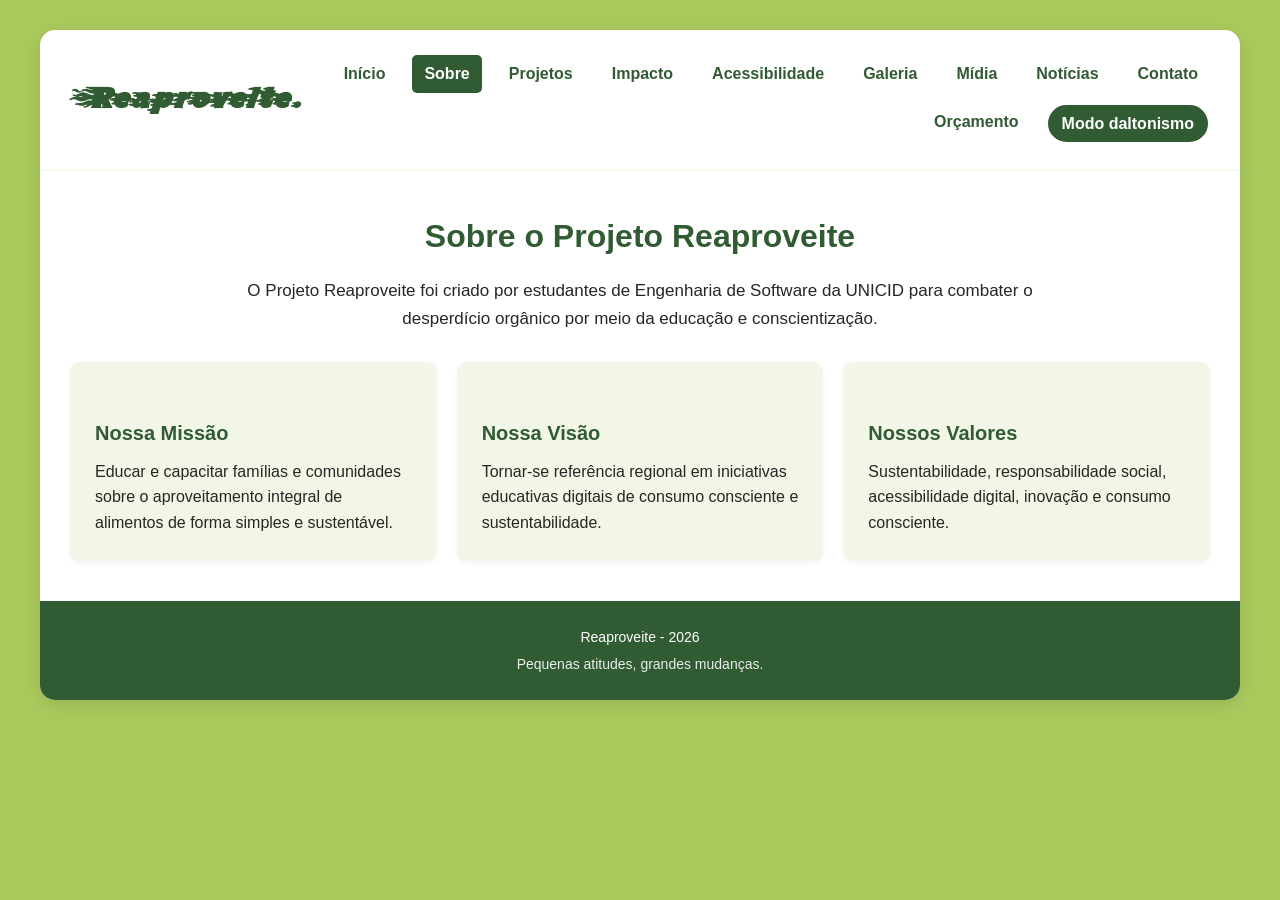
<file: sobre.html>
<!DOCTYPE html>
<html lang="pt-BR">
<head>
    <meta charset="UTF-8">
    <meta name="viewport" content="width=device-width, initial-scale=1.0">
    <meta name="description" content="Conheça a história, missão, visão e valores do projeto Reaproveite da UNICID.">
    <title>Sobre Nós | Reaproveite</title>
    <link rel="stylesheet" href="css/style.css">
</head>
<body>
    <div class="pagina">
        <header class="cabecalho">
            <h2><a href="index.html" class="logo">Reaproveite.</a></h2>
            <button class="menu-toggle" type="button" aria-expanded="false" aria-controls="menu-principal">Menu</button>
            <nav id="menu-principal" class="menu" aria-label="Menu principal">
                <a href="index.html">Início</a>
                <a href="sobre.html" aria-current="page">Sobre</a>
                <a href="projetos.html">Projetos</a>
                <a href="impacto.html">Impacto</a>
                <a href="acessibilidade.html">Acessibilidade</a>
                <a href="galeria.html">Galeria</a>
                <a href="midia.html">Mídia</a>
                <a href="noticias.html">Notícias</a>
                <a href="contato.html">Contato</a>
                <a href="orcamento_hospedagem.html">Orçamento</a>
                <button type="button" class="alternar-daltonismo" aria-pressed="false">Modo daltonismo</button>
            </nav>
        </header>

        <main>
            <section class="beneficios">
                <h1>Sobre o Projeto Reaproveite</h1>
                <p>O Projeto Reaproveite foi criado por estudantes de Engenharia de Software da UNICID para combater o desperdício orgânico por meio da educação e conscientização.</p>

                <div class="cartoes">
                    <article class="cartao">
                        <h2>Nossa Missão</h2>
                        <p>Educar e capacitar famílias e comunidades sobre o aproveitamento integral de alimentos de forma simples e sustentável.</p>
                    </article>
                    <article class="cartao">
                        <h2>Nossa Visão</h2>
                        <p>Tornar-se referência regional em iniciativas educativas digitais de consumo consciente e sustentabilidade.</p>
                    </article>
                    <article class="cartao">
                        <h2>Nossos Valores</h2>
                        <p>Sustentabilidade, responsabilidade social, acessibilidade digital, inovação e consumo consciente.</p>
                    </article>
                </div>
            </section>
        </main>

        <footer class="rodape">
            <p>Reaproveite - 2026</p>
            <p>Pequenas atitudes, grandes mudanças.</p>
        </footer>
    </div>
    <script src="js/menu.js" defer></script>
    <script src="js/daltonismo.js" defer></script>
</body>
</html>
</file>
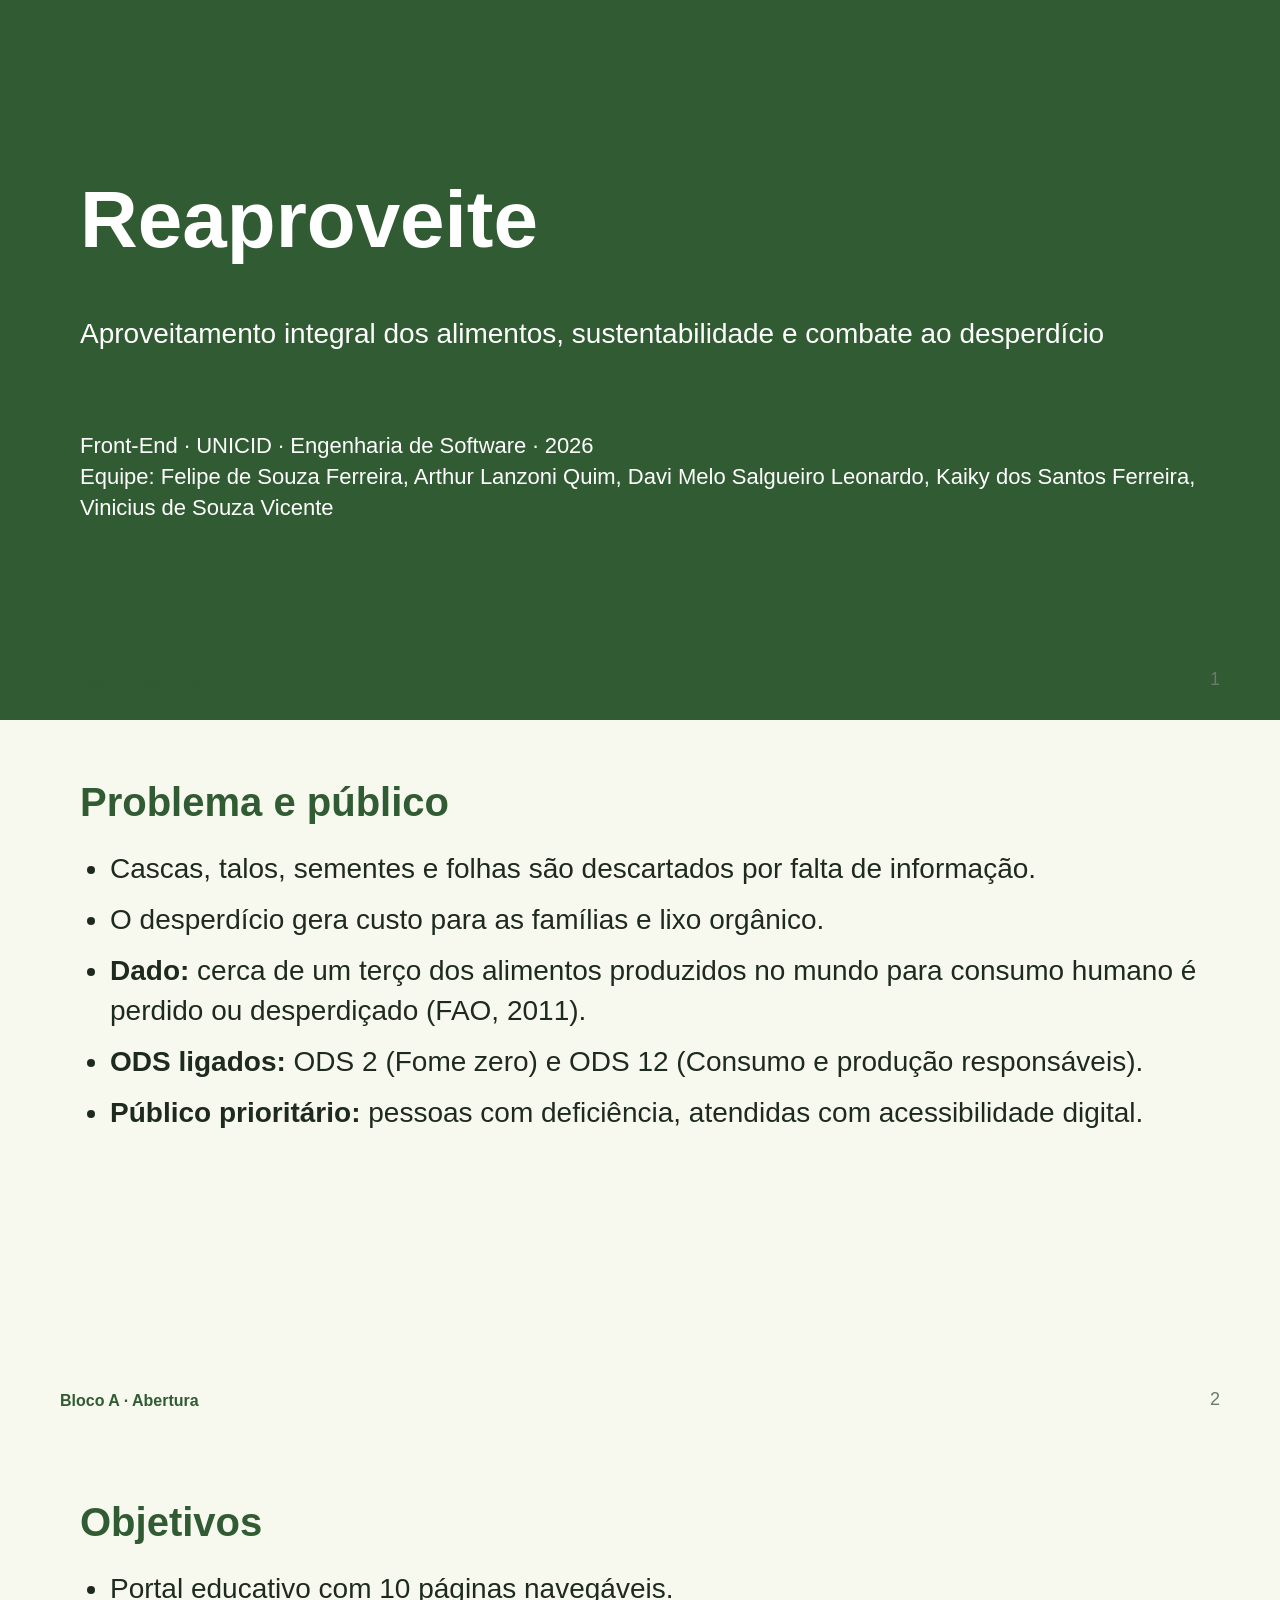
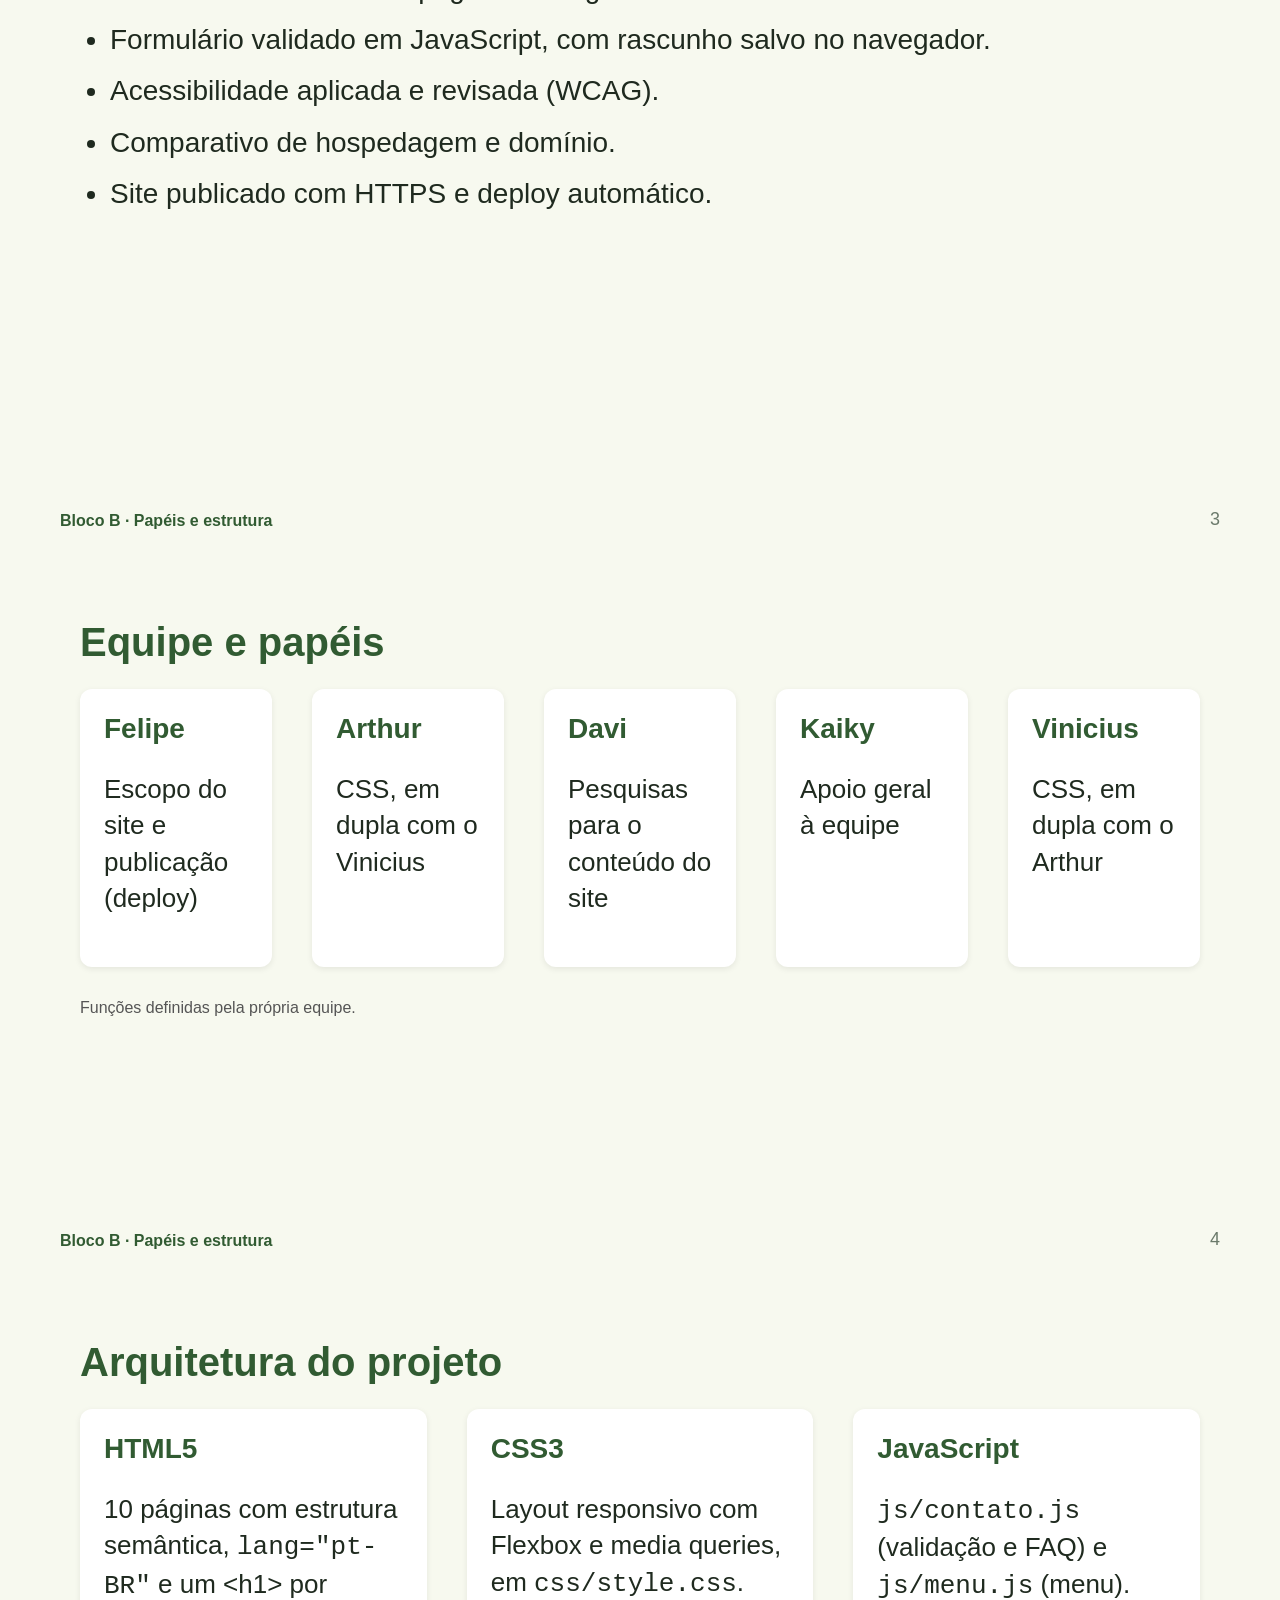
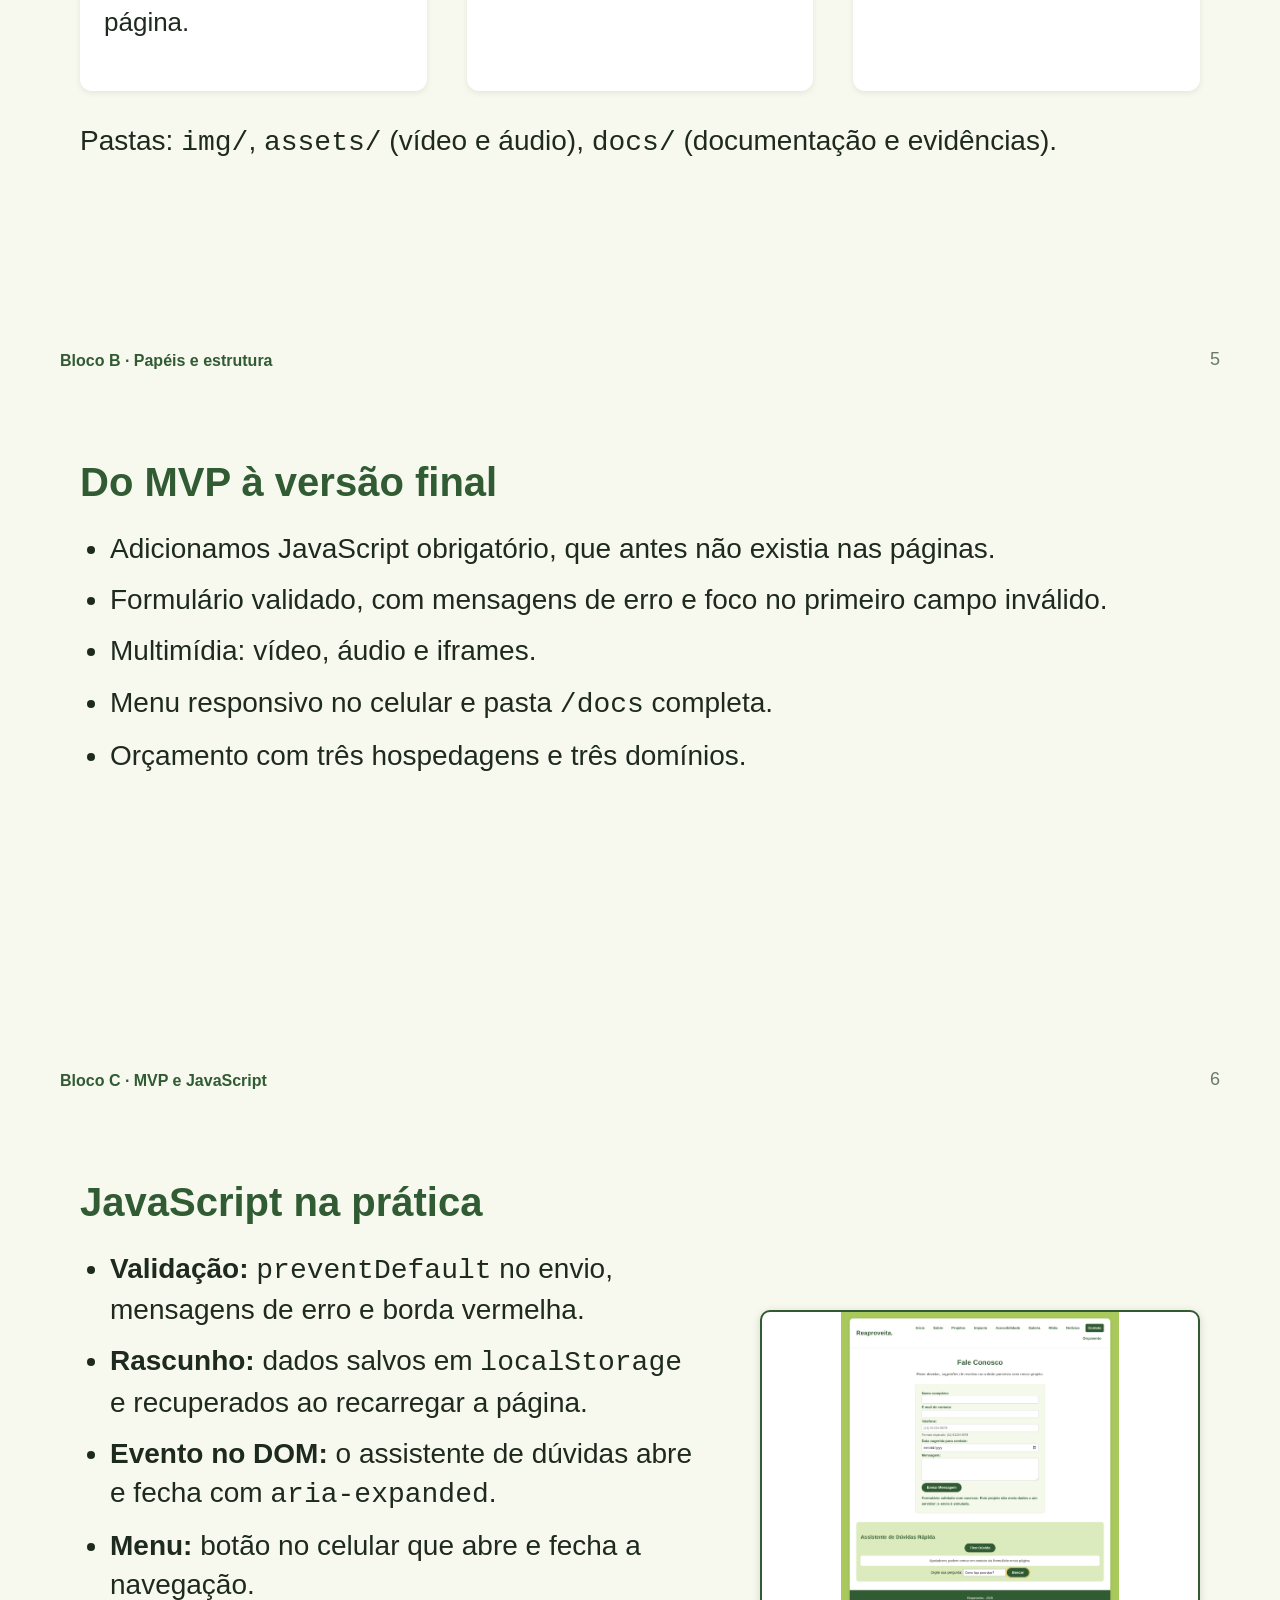
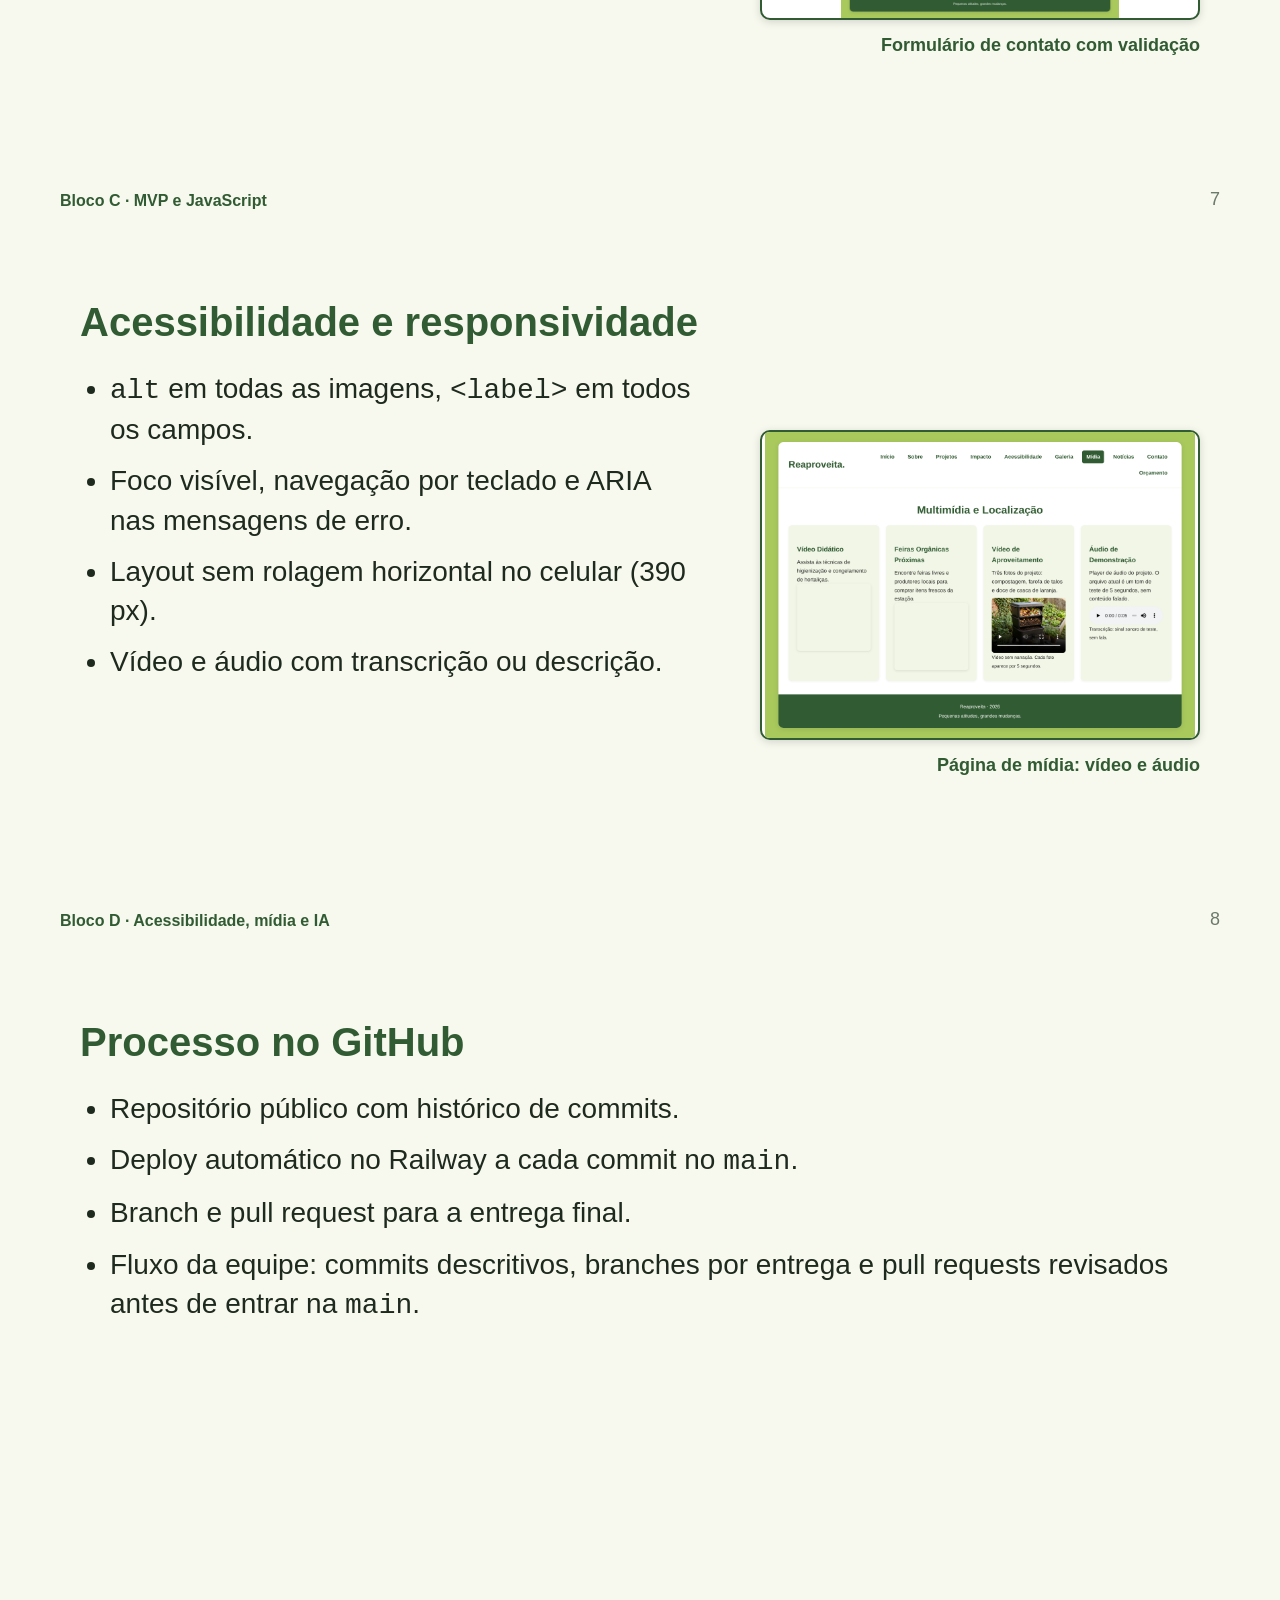
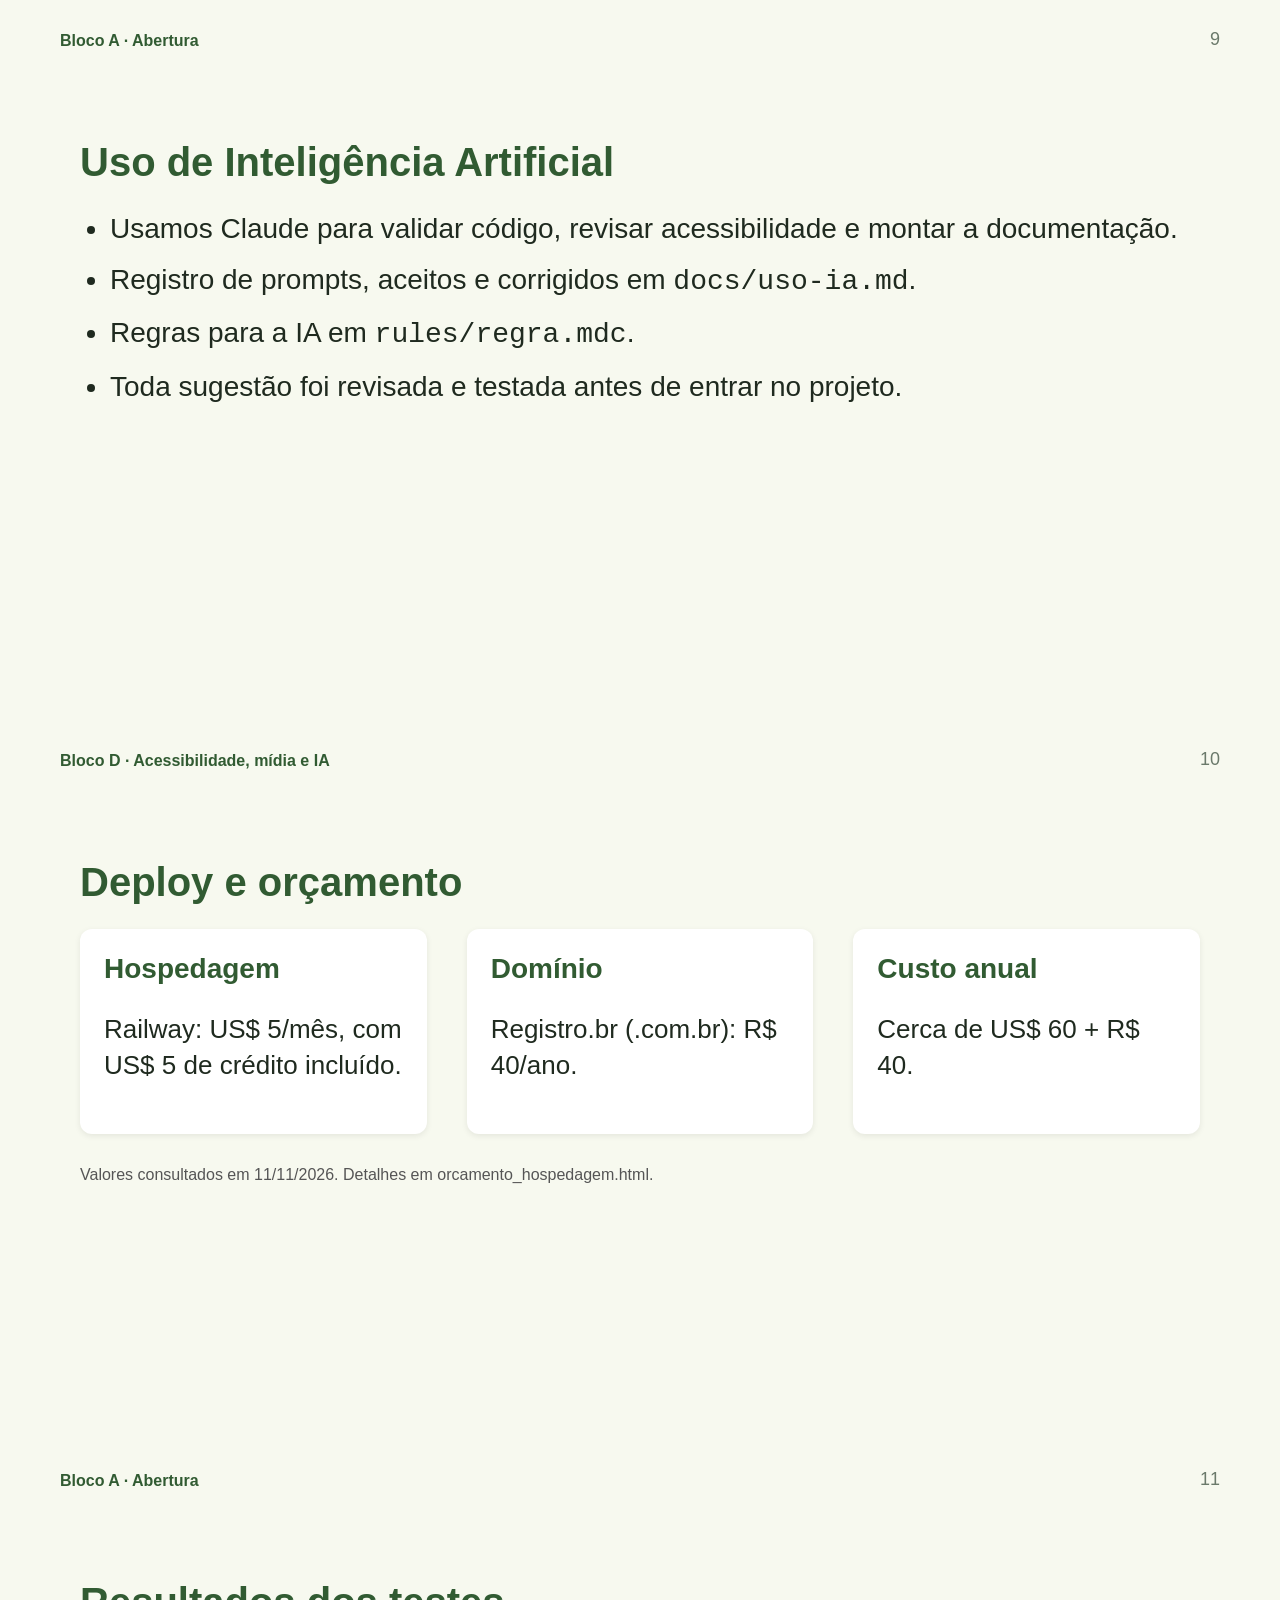
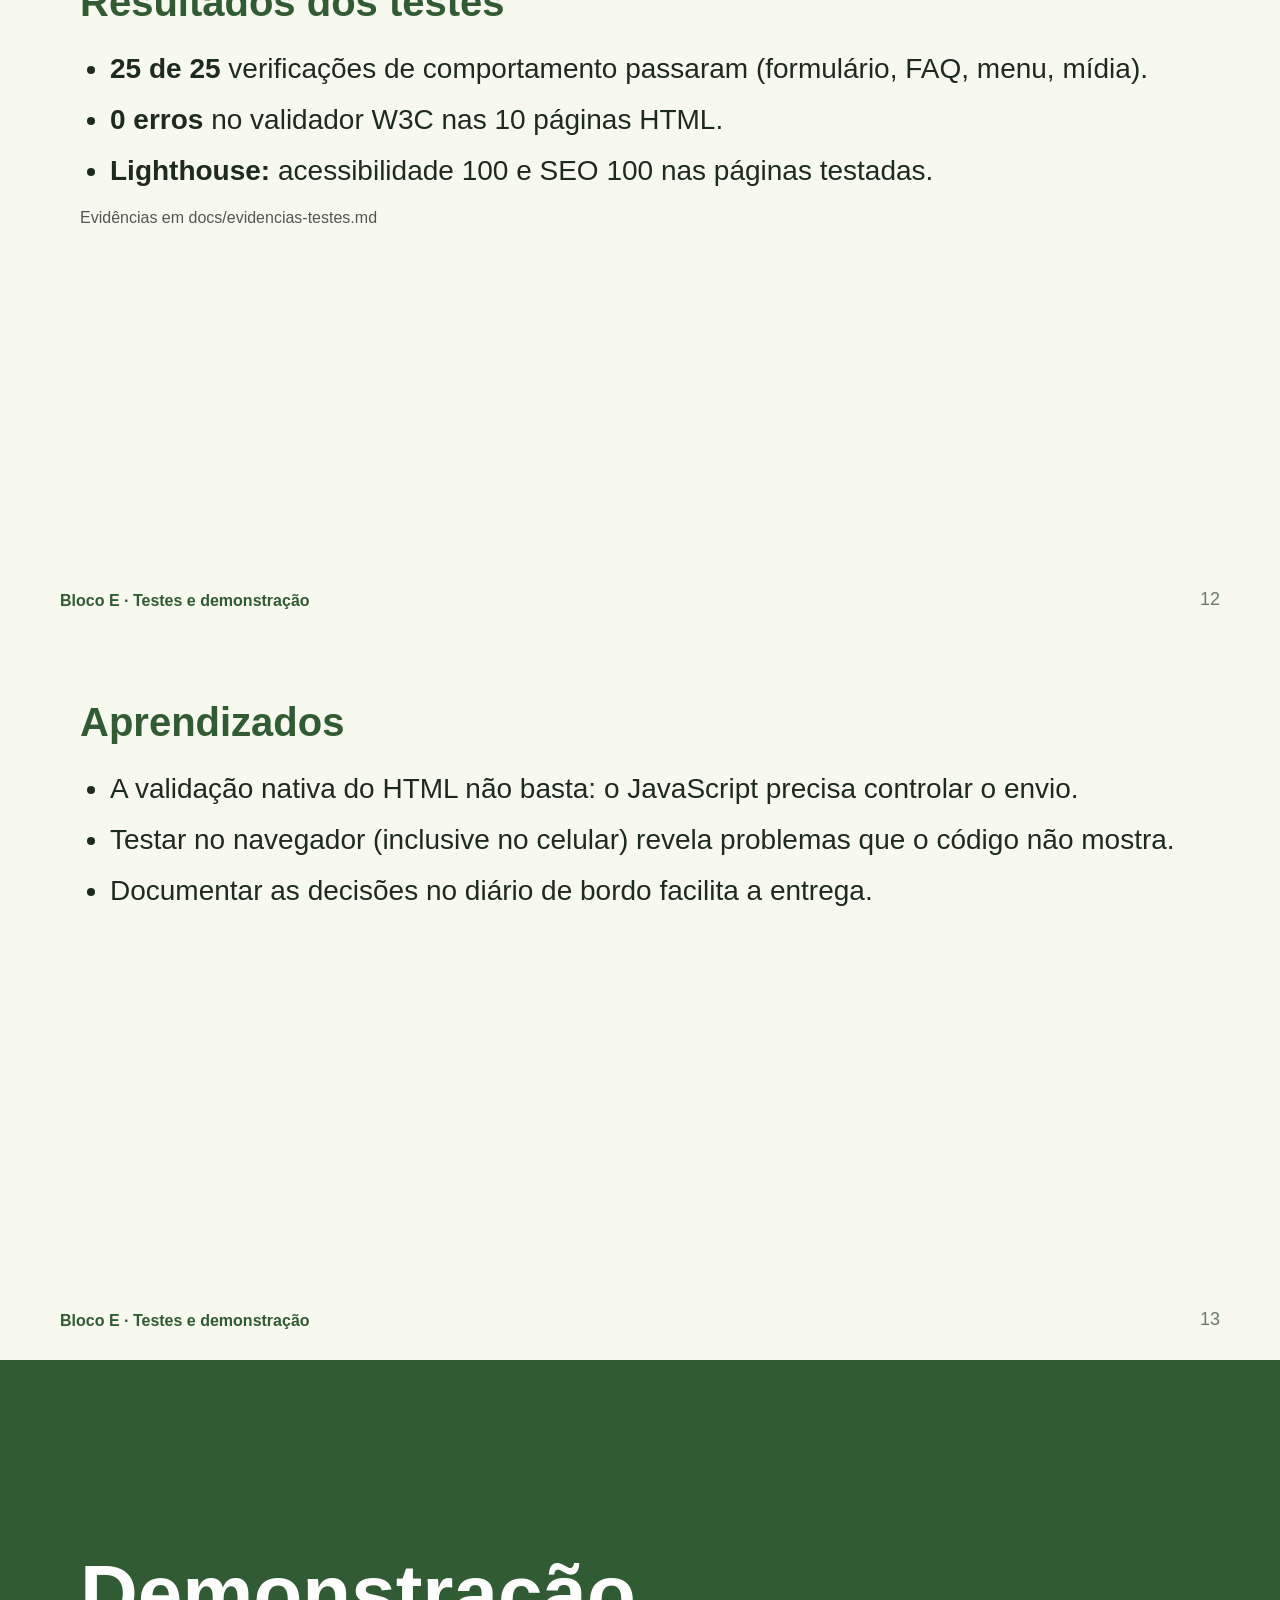
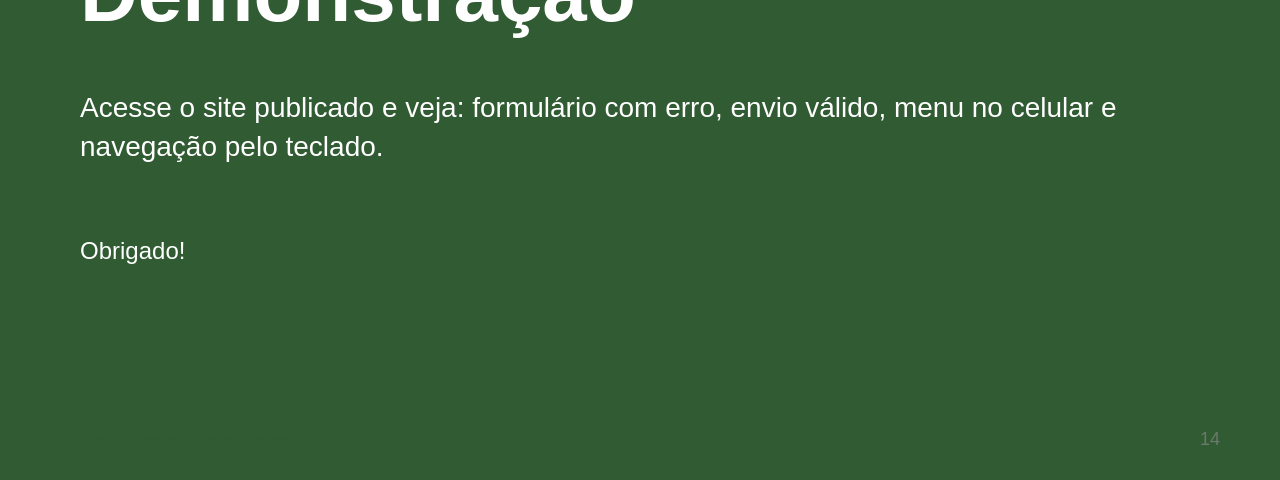
<file: docs/entrega/apresentacao-fonte.html>
<!DOCTYPE html>
<html lang="pt-BR">
<head>
<meta charset="UTF-8">
<meta name="viewport" content="width=device-width, initial-scale=1.0">
<title>Reaproveite – Apresentação</title>
<style>
  @page { size: 1280px 720px; margin: 0; }
  * { box-sizing: border-box; }
  body { margin: 0; font-family: Arial, Helvetica, sans-serif; color: #1f2a1f; }
  .slide { width: 1280px; height: 720px; padding: 60px 80px; background: #f7f9ef; position: relative; page-break-after: always; overflow: hidden; }
  .slide:last-child { page-break-after: auto; }
  .capa { background: #315b32; color: #fff; display: flex; flex-direction: column; justify-content: center; }
  h1 { font-size: 56px; margin: 0 0 20px; color: #315b32; }
  h2 { font-size: 40px; margin: 0 0 24px; color: #315b32; }
  .capa h1 { color: #fff; font-size: 80px; }
  .capa p { font-size: 28px; }
  p, li { font-size: 28px; line-height: 1.4; }
  ul { padding-left: 30px; }
  li { margin-bottom: 12px; }
  .bloco { position: absolute; left: 60px; bottom: 30px; font-size: 20px; color: #315b32; font-weight: bold; }
  .num { position: absolute; right: 60px; bottom: 30px; font-size: 18px; color: #6b7a6b; }
  .cols { display: flex; gap: 40px; }
  .col { flex: 1; background: #fff; border-radius: 12px; padding: 24px; box-shadow: 0 2px 6px rgba(0,0,0,.08); }
  .col h3 { font-size: 28px; margin: 0 0 12px; color: #315b32; }
  .col p { font-size: 26px; }
  .destaque { font-size: 30px; font-weight: bold; color: #315b32; }
  .fonte { font-size: 16px; color: #555; }
  .print { position: absolute; border: 2px solid #315b32; border-radius: 10px; box-shadow: 0 2px 8px rgba(0,0,0,.15); background:#fff; }
  .print img { display:block; width:100%; height:100%; object-fit: contain; object-position: top; border-radius: 8px; }
  .legenda-print { position:absolute; font-size:18px; color:#315b32; font-weight:bold; }
  .bloco { position: absolute; left: 60px; bottom: 30px; font-size: 16px; color: #315b32; font-weight: bold; }
</style>
</head>
<body>

<section class="slide capa">
  <h1>Reaproveite</h1>
  <p>Aproveitamento integral dos alimentos, sustentabilidade e combate ao desperdício</p>
  <p style="margin-top:50px;font-size:22px;">Front-End · UNICID · Engenharia de Software · 2026<br>Equipe: Felipe de Souza Ferreira, Arthur Lanzoni Quim, Davi Melo Salgueiro Leonardo, Kaiky dos Santos Ferreira, Vinicius de Souza Vicente</p>
  <span class="bloco">Bloco A · Abertura</span>
  <span class="num">1</span>
</section>

<section class="slide">
  <h2>Problema e público</h2>
  <ul>
    <li>Cascas, talos, sementes e folhas são descartados por falta de informação.</li>
    <li>O desperdício gera custo para as famílias e lixo orgânico.</li>
    <li><strong>Dado:</strong> cerca de um terço dos alimentos produzidos no mundo para consumo humano é perdido ou desperdiçado (FAO, 2011).</li>
    <li><strong>ODS ligados:</strong> ODS 2 (Fome zero) e ODS 12 (Consumo e produção responsáveis).</li>
    <li><strong>Público prioritário:</strong> pessoas com deficiência, atendidas com acessibilidade digital.</li>
  </ul>
  <span class="bloco">Bloco A · Abertura</span>
  <span class="num">2</span>
</section>

<section class="slide">
  <h2>Objetivos</h2>
  <ul>
    <li>Portal educativo com 10 páginas navegáveis.</li>
    <li>Formulário validado em JavaScript, com rascunho salvo no navegador.</li>
    <li>Acessibilidade aplicada e revisada (WCAG).</li>
    <li>Comparativo de hospedagem e domínio.</li>
    <li>Site publicado com HTTPS e deploy automático.</li>
  </ul>
  <span class="bloco">Bloco B · Papéis e estrutura</span>
  <span class="num">3</span>
</section>

<section class="slide">
  <h2>Equipe e papéis</h2>
  <div class="cols">
    <div class="col"><h3>Felipe</h3><p>Escopo do site e publicação (deploy)</p></div>
    <div class="col"><h3>Arthur</h3><p>CSS, em dupla com o Vinicius</p></div>
    <div class="col"><h3>Davi</h3><p>Pesquisas para o conteúdo do site</p></div>
    <div class="col"><h3>Kaiky</h3><p>Apoio geral à equipe</p></div>
    <div class="col"><h3>Vinicius</h3><p>CSS, em dupla com o Arthur</p></div>
  </div>
  <p class="fonte" style="margin-top:30px">Funções definidas pela própria equipe.</p>
  <span class="bloco">Bloco B · Papéis e estrutura</span>
  <span class="num">4</span>
</section>

<section class="slide">
  <h2>Arquitetura do projeto</h2>
  <div class="cols">
    <div class="col"><h3>HTML5</h3><p>10 páginas com estrutura semântica, <code>lang="pt-BR"</code> e um &lt;h1&gt; por página.</p></div>
    <div class="col"><h3>CSS3</h3><p>Layout responsivo com Flexbox e media queries, em <code>css/style.css</code>.</p></div>
    <div class="col"><h3>JavaScript</h3><p><code>js/contato.js</code> (validação e FAQ) e <code>js/menu.js</code> (menu).</p></div>
  </div>
  <p style="margin-top:30px">Pastas: <code>img/</code>, <code>assets/</code> (vídeo e áudio), <code>docs/</code> (documentação e evidências).</p>
  <span class="bloco">Bloco B · Papéis e estrutura</span>
  <span class="num">5</span>
</section>

<section class="slide">
  <h2>Do MVP à versão final</h2>
  <ul>
    <li>Adicionamos JavaScript obrigatório, que antes não existia nas páginas.</li>
    <li>Formulário validado, com mensagens de erro e foco no primeiro campo inválido.</li>
    <li>Multimídia: vídeo, áudio e iframes.</li>
    <li>Menu responsivo no celular e pasta <code>/docs</code> completa.</li>
    <li>Orçamento com três hospedagens e três domínios.</li>
  </ul>
  <span class="bloco">Bloco C · MVP e JavaScript</span>
  <span class="num">6</span>
</section>

<section class="slide">
  <h2>JavaScript na prática</h2>
  <ul style="width:620px">
    <li><strong>Validação:</strong> <code>preventDefault</code> no envio, mensagens de erro e borda vermelha.</li>
    <li><strong>Rascunho:</strong> dados salvos em <code>localStorage</code> e recuperados ao recarregar a página.</li>
    <li><strong>Evento no DOM:</strong> o assistente de dúvidas abre e fecha com <code>aria-expanded</code>.</li>
    <li><strong>Menu:</strong> botão no celular que abre e fecha a navegação.</li>
  </ul>
  <figure class="print" style="right:80px;top:190px;width:440px;height:310px;margin:0"><img src="../evidencias/contato-desktop.png" alt="Formulário de contato com mensagens de erro"></figure>
  <span class="legenda-print" style="right:80px;top:515px">Formulário de contato com validação</span>
  <span class="bloco">Bloco C · MVP e JavaScript</span>
  <span class="num">7</span>
</section>

<section class="slide">
  <h2>Acessibilidade e responsividade</h2>
  <ul style="width:620px">
    <li><code>alt</code> em todas as imagens, <code>&lt;label&gt;</code> em todos os campos.</li>
    <li>Foco visível, navegação por teclado e ARIA nas mensagens de erro.</li>
    <li>Layout sem rolagem horizontal no celular (390 px).</li>
    <li>Vídeo e áudio com transcrição ou descrição.</li>
  </ul>
  <figure class="print" style="right:80px;top:190px;width:440px;height:310px;margin:0"><img src="../evidencias/midia-desktop.png" alt="Página de mídia com vídeo, áudio e mapa"></figure>
  <span class="legenda-print" style="right:80px;top:515px">Página de mídia: vídeo e áudio</span>
  <span class="bloco">Bloco D · Acessibilidade, mídia e IA</span>
  <span class="num">8</span>
</section>

<section class="slide">
  <h2>Processo no GitHub</h2>
  <ul>
    <li>Repositório público com histórico de commits.</li>
    <li>Deploy automático no Railway a cada commit no <code>main</code>.</li>
    <li>Branch e pull request para a entrega final.</li>
    <li>Fluxo da equipe: commits descritivos, branches por entrega e pull requests revisados antes de entrar na <code>main</code>.</li>
  </ul>
  <span class="bloco">Bloco A · Abertura</span>
  <span class="num">9</span>
</section>

<section class="slide">
  <h2>Uso de Inteligência Artificial</h2>
  <ul>
    <li>Usamos Claude para validar código, revisar acessibilidade e montar a documentação.</li>
    <li>Registro de prompts, aceitos e corrigidos em <code>docs/uso-ia.md</code>.</li>
    <li>Regras para a IA em <code>rules/regra.mdc</code>.</li>
    <li>Toda sugestão foi revisada e testada antes de entrar no projeto.</li>
  </ul>
  <span class="bloco">Bloco D · Acessibilidade, mídia e IA</span>
  <span class="num">10</span>
</section>

<section class="slide">
  <h2>Deploy e orçamento</h2>
  <div class="cols">
    <div class="col"><h3>Hospedagem</h3><p>Railway: US$ 5/mês, com US$ 5 de crédito incluído.</p></div>
    <div class="col"><h3>Domínio</h3><p>Registro.br (.com.br): R$ 40/ano.</p></div>
    <div class="col"><h3>Custo anual</h3><p>Cerca de US$ 60 + R$ 40.</p></div>
  </div>
  <p class="fonte" style="margin-top:30px">Valores consultados em 11/11/2026. Detalhes em orcamento_hospedagem.html.</p>
  <span class="bloco">Bloco A · Abertura</span>
  <span class="num">11</span>
</section>

<section class="slide">
  <h2>Resultados dos testes</h2>
  <ul>
    <li><strong>25 de 25</strong> verificações de comportamento passaram (formulário, FAQ, menu, mídia).</li>
    <li><strong>0 erros</strong> no validador W3C nas 10 páginas HTML.</li>
    <li><strong>Lighthouse:</strong> acessibilidade 100 e SEO 100 nas páginas testadas.</li>
  </ul>
  <p class="fonte">Evidências em docs/evidencias-testes.md</p>
  <span class="bloco">Bloco E · Testes e demonstração</span>
  <span class="num">12</span>
</section>

<section class="slide">
  <h2>Aprendizados</h2>
  <ul>
    <li>A validação nativa do HTML não basta: o JavaScript precisa controlar o envio.</li>
    <li>Testar no navegador (inclusive no celular) revela problemas que o código não mostra.</li>
    <li>Documentar as decisões no diário de bordo facilita a entrega.</li>
  </ul>
  <span class="bloco">Bloco E · Testes e demonstração</span>
  <span class="num">13</span>
</section>

<section class="slide capa">
  <h1>Demonstração</h1>
  <p>Acesse o site publicado e veja: formulário com erro, envio válido, menu no celular e navegação pelo teclado.</p>
  <p style="margin-top:40px;font-size:24px;">Obrigado!</p>
  <span class="bloco">Bloco E · Testes e demonstração</span>
  <span class="num">14</span>
</section>

</body>
</html>
</file>
<file: css/style.css>
/* ==========================================================================
   PROJETO REAPROVEITA - ESTILOS GERAIS E UNIFICADOS
   Tema: Sustentabilidade, combate ao desperdício e inclusão.
   ========================================================================== */

/* 1. VARIÁVEIS E CONFIGURAÇÕES GERAIS */
:root {
    --cor-fundo: #a9c95d;          /* Verde principal de fundo */
    --cor-suave: #f5f9ec;          /* Fundo suave de cards/destaque */
    --cor-destaque: #dcebbd;       /* Verde claro de contraste */
    --cor-primaria: #315b32;       /* Verde escuro para títulos e botões */
    --cor-primaria-hover: #234324; /* Verde escuro para hover */
    --cor-texto: #252724;          /* Texto escuro de alto contraste */
    --cor-branca: #ffffff;
    --cor-borda: #cccccc;
    --fonte-principal: Arial, Helvetica, sans-serif;
}

* {
    box-sizing: border-box;
    margin: 0;
    padding: 0;
}

body {
    padding: 20px;
    font-family: var(--fonte-principal);
    background-color: var(--cor-fundo);
    color: var(--cor-texto);
    line-height: 1.6;
}

/* 2. ESTRUTURA PRINCIPAL */
.pagina {
    max-width: 1200px;
    margin: 0 auto;
    background-color: var(--cor-branca);
    border-radius: 15px;
    overflow: hidden;
    box-shadow: 0 4px 15px rgba(0, 0, 0, 0.1);
}

/* 3. CABEÇALHO E MENU DE NAVEGAÇÃO */
.cabecalho {
    display: flex;
    flex-direction: column;
    align-items: center;
    gap: 15px;
    padding: 25px 30px;
    border-bottom: 2px solid var(--cor-suave);
}

.cabecalho h2 {
    color: var(--cor-primaria);
    font-size: 28px;
}

.menu {
    display: flex;
    flex-wrap: wrap;
    justify-content: center;
    gap: 10px 15px;
}

.menu a {
    color: var(--cor-primaria);
    text-decoration: none;
    font-weight: bold;
    padding: 6px 12px;
    border-radius: 5px;
    transition: background-color 0.2s, color 0.2s;
}

.menu a:hover {
    background-color: var(--cor-destaque);
}

/* Destaque para a página atual no menu (Acessibilidade) */
.menu a[aria-current="page"] {
    background-color: var(--cor-primaria);
    color: var(--cor-branca);
}

/* 4. SEÇÃO DE DESTAQUE (HERO) */
.destaque {
    display: flex;
    flex-direction: column;
    gap: 30px;
    padding: 40px 30px;
    background-color: var(--cor-suave);
}

.apresentacao {
    max-width: 600px;
}

.apresentacao h1 {
    font-size: 36px;
    color: var(--cor-primaria);
    margin-bottom: 15px;
    line-height: 1.2;
}

.apresentacao p {
    font-size: 18px;
    margin-bottom: 20px;
}

.mensagem {
    padding: 25px;
    background-color: var(--cor-destaque);
    border-radius: 12px;
    text-align: center;
    border-left: 5px solid var(--cor-primaria);
}

.mensagem h2 {
    color: var(--cor-primaria);
    margin-bottom: 8px;
}

/* 5. SEÇÕES DE CONTEÚDO E CARTOES */
.beneficios {
    padding: 40px 30px;
    text-align: center;
}

.beneficios h1 {
    font-size: 32px;
    color: var(--cor-primaria);
    margin-bottom: 15px;
}

.beneficios > p {
    max-width: 800px;
    margin: 0 auto 30px auto;
    font-size: 17px;
}

.cartoes {
    display: flex;
    flex-direction: column;
    gap: 20px;
    margin-top: 20px;
}

.cartao {
    padding: 25px;
    background-color: #f1f6e7;
    border-radius: 10px;
    text-align: left;
    box-shadow: 0 2px 5px rgba(0, 0, 0, 0.05);
}

.cartao h2 {
    color: var(--cor-primaria);
    margin-bottom: 10px;
    font-size: 20px;
}

.cartao a {
    display: inline-block;
    margin-top: 15px;
    color: var(--cor-primaria);
    font-weight: bold;
    text-decoration: underline;
}

/* 6. COMPONENTES: BOTÕES E LINKS */
.botao {
    display: inline-block;
    padding: 12px 24px;
    background-color: var(--cor-primaria);
    color: var(--cor-branca) !important;
    text-decoration: none !important;
    font-weight: bold;
    border: none;
    border-radius: 25px;
    cursor: pointer;
    font-size: 16px;
    transition: background-color 0.2s, transform 0.1s;
}

.botao:hover {
    background-color: var(--cor-primaria-hover);
}

/* 7. FORMULÁRIOS E CAMPOS DE ENTRADA */
form {
    background-color: var(--cor-suave);
    padding: 30px;
    border-radius: 12px;
    border: 1px solid var(--cor-destaque);
}

form label {
    font-weight: bold;
    color: var(--cor-primaria);
}

form input,
form textarea {
    font-family: inherit;
    font-size: 15px;
    border: 1px solid var(--cor-borda);
    border-radius: 6px;
    box-sizing: border-box;
}

form input:focus,
form textarea:focus,
button:focus,
a:focus {
    outline: 3px solid #ffbf47; /* Indicador de foco de alto contraste para acessibilidade */
    outline-offset: 2px;
}

form small {
    color: #555555;
    display: block;
    margin-top: 4px;
}

/* 8. TABELAS (Página de Orçamento de Hospedagem) */
table {
    width: 100%;
    border-collapse: collapse;
    margin-top: 15px;
    text-align: left;
}

table th, 
table td {
    padding: 12px 15px;
    border: 1px solid var(--cor-borda);
}

table th {
    background-color: var(--cor-primaria);
    color: var(--cor-branca);
}

table tbody tr:nth-child(even) {
    background-color: var(--cor-suave);
}

/* 9. MÍDIA, IMAGENS E IFRAMES */
figure {
    margin: 0;
}

figcaption {
    margin-top: 10px;
    font-size: 14px;
    color: var(--cor-texto);
}

iframe {
    width: 100%;
    border-radius: 8px;
    box-shadow: 0 2px 6px rgba(0,0,0,0.1);
}

/* 10. RODAPÉ */
.rodape {
    padding: 25px 20px;
    background-color: var(--cor-primaria);
    color: var(--cor-branca);
    text-align: center;
    font-size: 14px;
}

.rodape p + p {
    margin-top: 5px;
    opacity: 0.9;
}

/* 11. LAYOUT RESPONSIVO (DESKTOP E TABLETS >= 768px) */
@media (min-width: 768px) {
    body {
        padding: 30px;
    }

    .cabecalho {
        flex-direction: row;
        justify-content: space-between;
    }

    .menu {
        justify-content: flex-end;
    }

    .destaque {
        flex-direction: row;
        align-items: center;
        justify-content: space-between;
        padding: 60px 40px;
    }

    .cartoes {
        flex-direction: row;
    }

    .cartao {
        flex: 1;
    }
}

/* 12. MENU RESPONSIVO, VALIDAÇÃO DE FORMULÁRIO E MÍDIA */
.menu-toggle {
    display: none;
    background-color: var(--cor-primaria);
    color: var(--cor-branca);
    border: none;
    border-radius: 25px;
    padding: 10px 20px;
    font-family: inherit;
    font-size: 16px;
    font-weight: bold;
    cursor: pointer;
}

.menu-toggle:hover {
    background-color: var(--cor-primaria-hover);
}

.campo-invalido {
    border: 2px solid #b00020 !important;
    background-color: #fff5f5;
}

.erro {
    color: #b00020;
    font-weight: bold;
}

.status {
    margin-top: 15px;
    font-weight: bold;
    color: var(--cor-primaria);
}

.cartao video,
.cartao audio {
    display: block;
    width: 100%;
    margin-top: 10px;
    border-radius: 8px;
}

@media (max-width: 767px) {
    .js .menu-toggle {
        display: inline-block;
    }

    .js .menu {
        display: none;
        flex-direction: column;
        width: 100%;
    }

    .js .menu.aberto {
        display: flex;
    }

    .js .menu a {
        display: block;
        text-align: center;
    }
}

/* 13. ORÇAMENTO DE HOSPEDAGEM */
.tabela-rolagem {
    overflow-x: auto;
    margin-top: 15px;
}

caption {
    caption-side: bottom;
    font-size: 14px;
    padding-top: 8px;
    color: #555555;
}

.beneficios h2 {
    color: var(--cor-primaria);
    margin: 30px 0 10px;
    text-align: left;
}

.justificativa {
    text-align: left;
    max-width: 800px;
    margin: 15px auto 0;
    padding-left: 20px;
}

.justificativa li + li {
    margin-top: 10px;
}

.nota-fonte {
    max-width: 800px;
    margin: 20px auto 0;
    font-size: 14px;
    text-align: left;
    color: #555555;
}

/* 14. FONTE DE DESTAQUE (LOGOTIPO) */
@font-face {
    font-family: "Blazed";
    src: url("../assets/fonts/Blazed.ttf") format("truetype");
    font-display: swap;
}

.cabecalho h2 {
    font-family: "Blazed", var(--fonte-principal);
}

/* 15. LOGOTIPO COMO LINK PARA A INICIAL */
.cabecalho h2 a,
.cabecalho h2 a:visited,
.logo {
    color: var(--cor-primaria);
    text-decoration: none;
}

.logo:hover,
.logo:focus-visible {
    text-decoration: underline;
}

/* Modo daltonismo: azul e laranja, pares fáceis de distinguir para daltonismo vermelho-verde. */
html.modo-daltonico {
    --cor-fundo: #fff4d6;
    --cor-suave: #fffbf0;
    --cor-destaque: #cfe4f7;
    --cor-primaria: #00457a;
    --cor-primaria-hover: #00294a;
    --cor-texto: #111111;
}
html.modo-daltonico body { background-color: #fff4d6; }
html.modo-daltonico .alternar-daltonismo { background-color: #e69f00; color: #111111; }
.alternar-daltonismo {
    background-color: var(--cor-primaria);
    color: var(--cor-branca);
    border: 2px solid currentColor;
    border-radius: 999px;
    padding: 6px 14px;
    font: inherit;
    font-weight: bold;
    cursor: pointer;
}
.alternar-daltonismo:focus-visible { outline: 3px solid #e69f00; outline-offset: 2px; }
</file>
